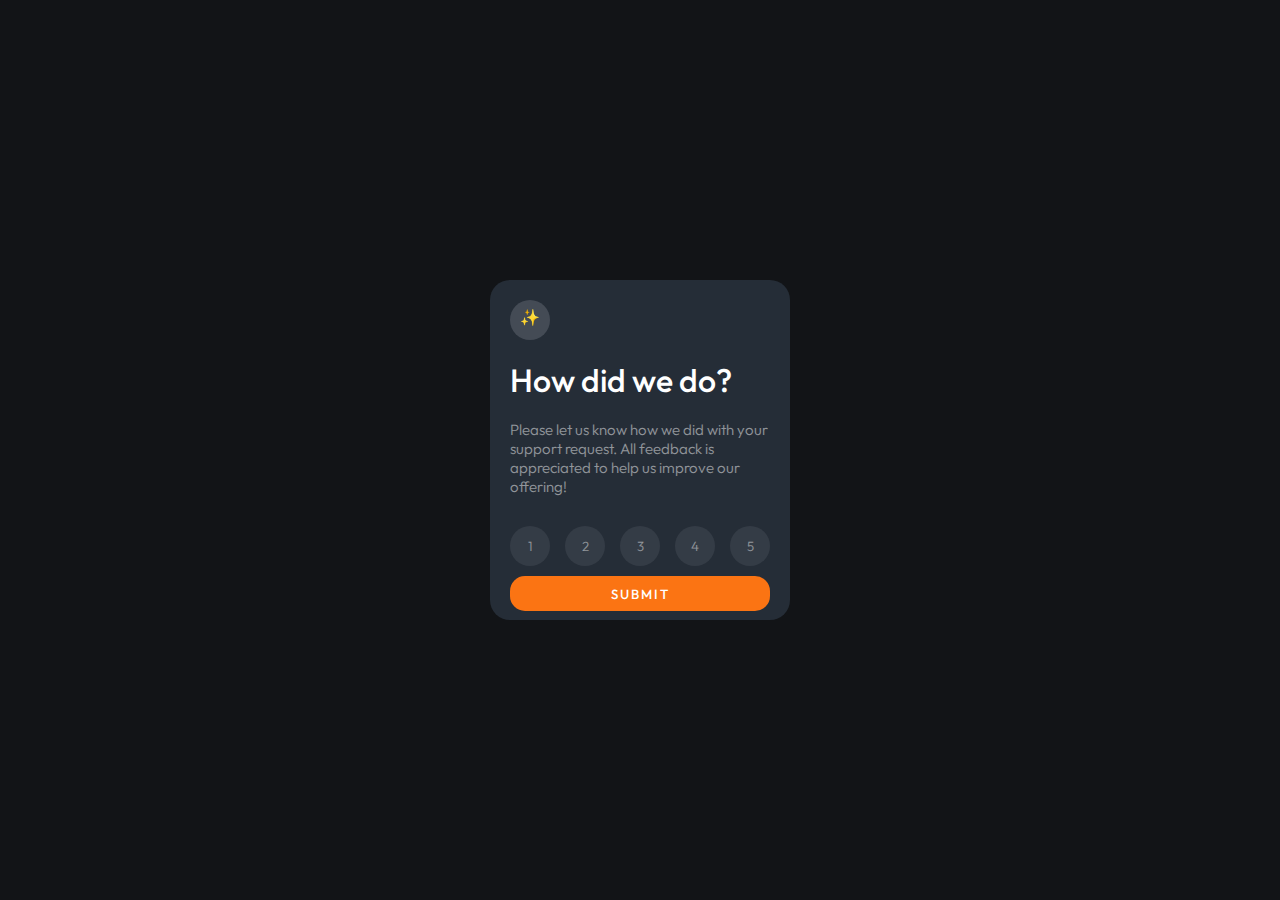
<file: fourteen- DONE/index.html>
<!DOCTYPE html>
<html lang="en">
<head>
  <meta charset="UTF-8">
  <meta name="viewport" content="width=device-width, initial-scale=1.0"> <!-- displays site properly based on user's device -->

  <link rel="icon" type="image/png" sizes="32x32" href="./images/favicon-32x32.png">
  
  <title>Frontend Mentor | Interactive rating component</title>

  <!-- Feel free to remove these styles or customise in your own stylesheet 👍 -->
  <link rel="stylesheet" href="style.css">
</head>
<body>

  <!-- Rating state start -->
  <div class="container">
  <div class="star">✨
  </div>
  <h1>How did we do?</h1>
  <div class="content">
    <p >  Please let us know how we did with your support request. All feedback is appreciated 
      to help us improve our offering!</p>
    <p >  Please let us know how we did with your support request. All feedback is appreciated 
      to help us improve our offering!</p>
    <p >  Please let us know how we did with your support request. All feedback is appreciated 
      to help us improve our offering!</p>
    <p >  Please let us know how we did with your support request. All feedback is appreciated 
      to help us improve our offering!</p>
    <p >  Please let us know how we did with your support request. All feedback is appreciated 
      to help us improve our offering!</p>
  </div>
  <div class="buttons">
    <button data-id="0" >1</button>
    <button data-id="1" >2</button>
    <button data-id="2" >3</button>
    <button data-id="3" >4</button>
    <button data-id="4" >5</button>
  </div>
  <button class="submit">Submit</button>

  <!-- Rating state end -->

  <!-- Thank you state start -->

  <!-- You selected  out of 5

  Thank you!

  We appreciate you taking the time to give a rating. If you ever need more support, 
  don’t hesitate to get in touch! -->
  </div>
  <!-- Thank you state end -->
  <script src="./app.js"></script>
</body>
</html>
</file>
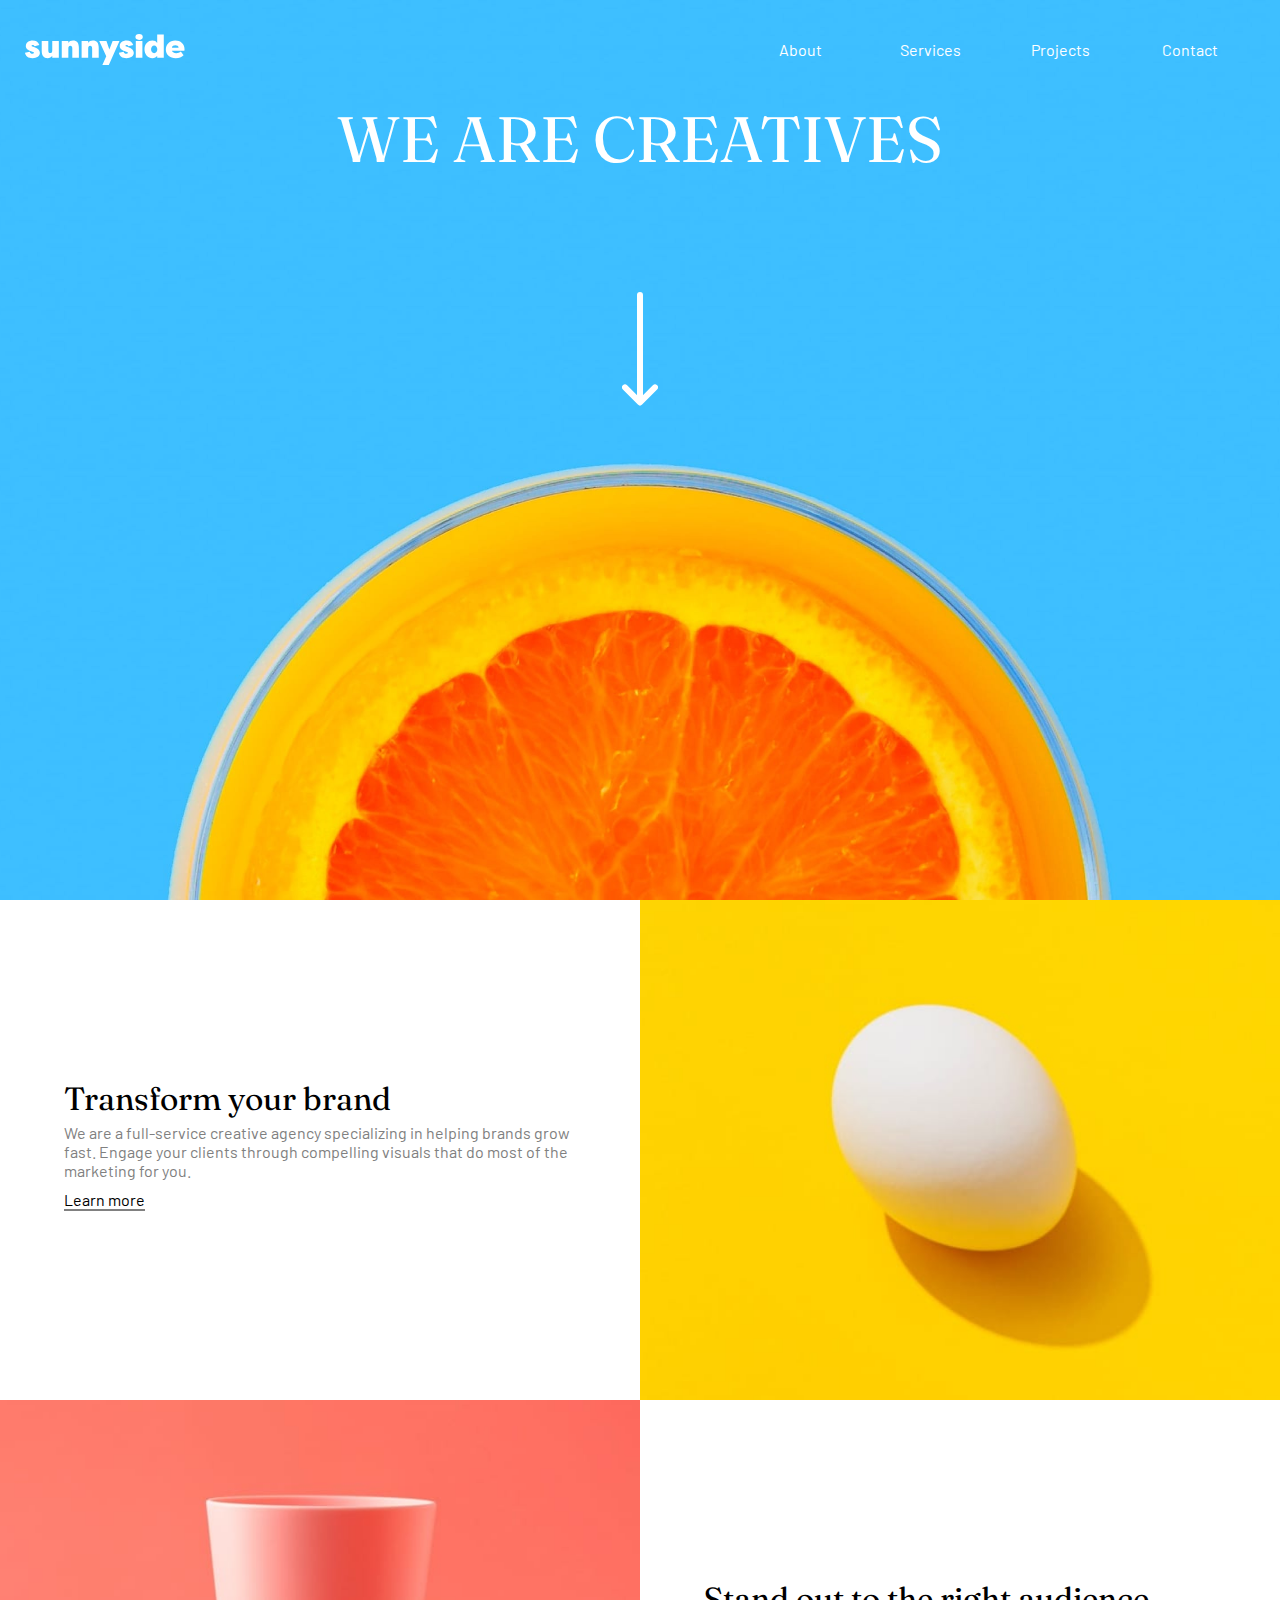
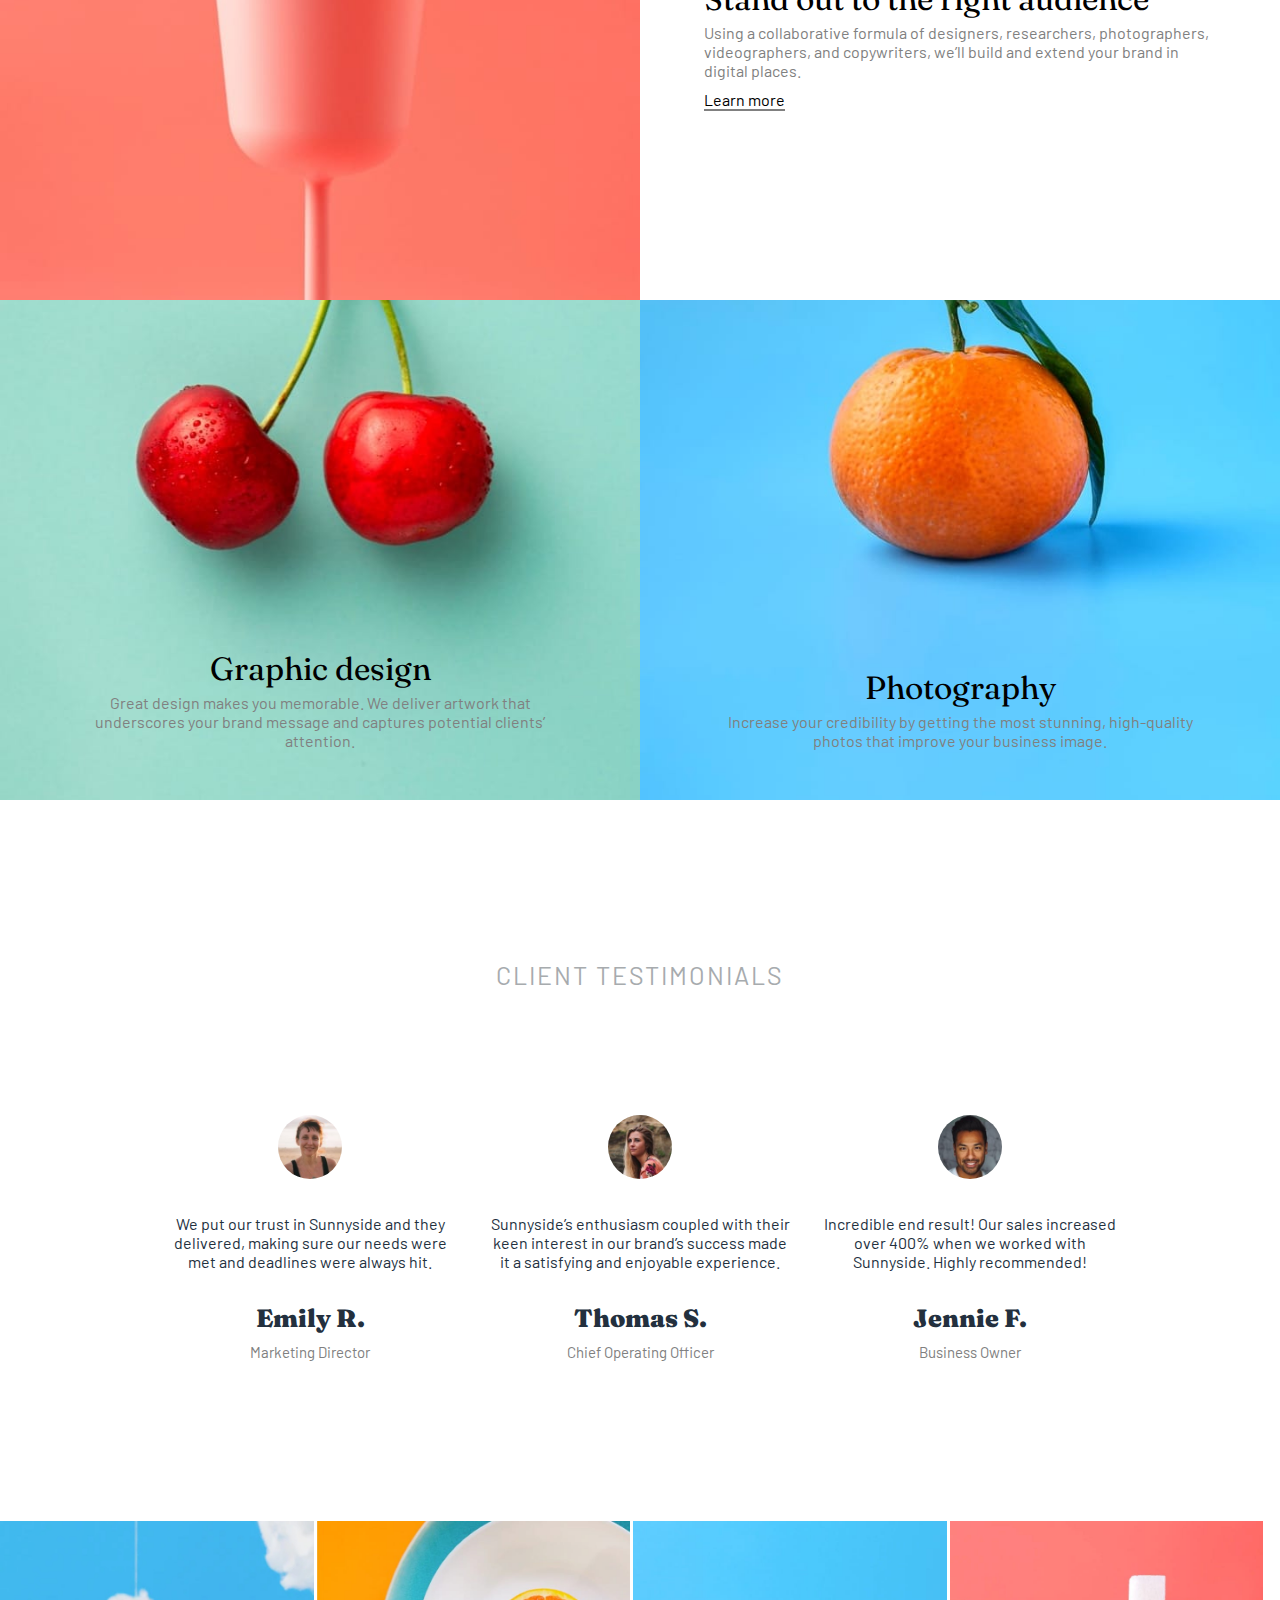
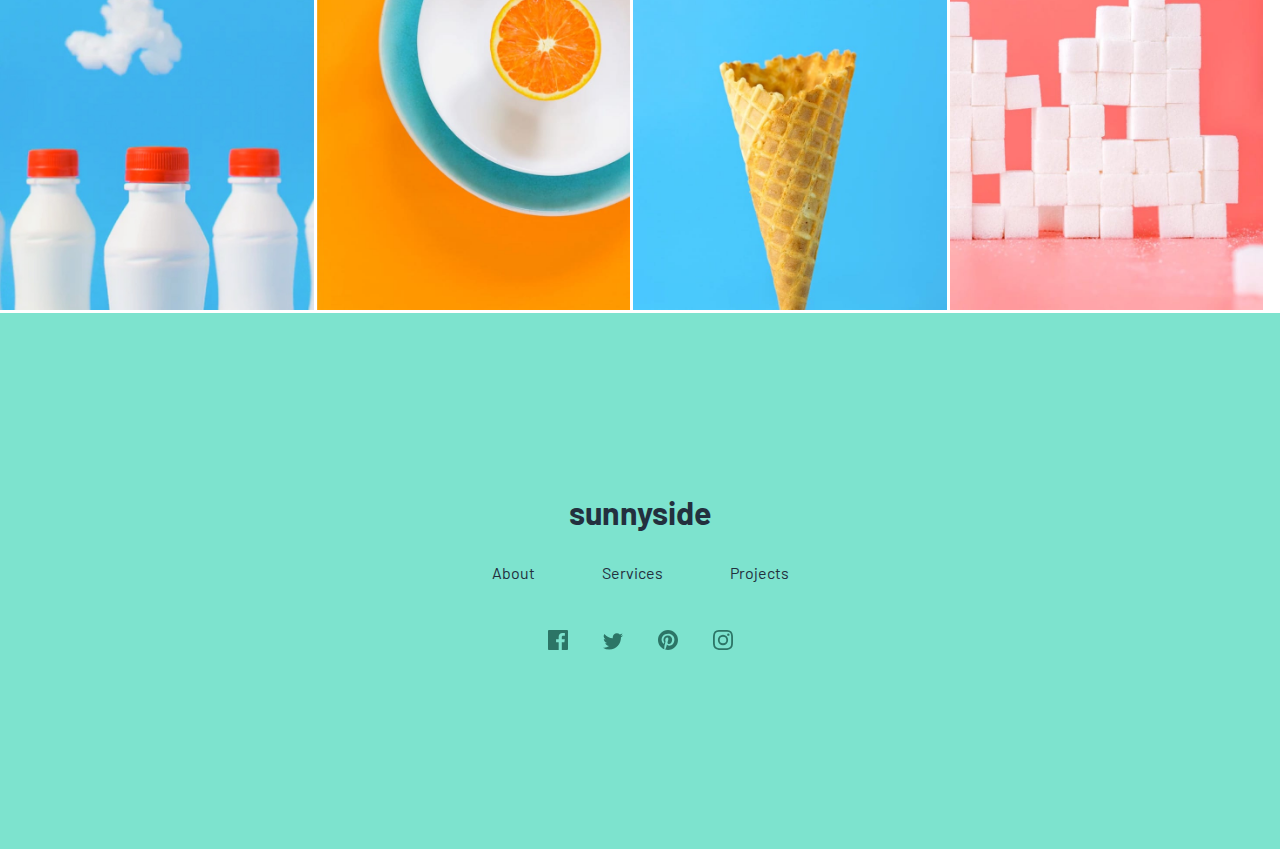
<file: SEVENTH- DONE/index.html>
<!DOCTYPE html>
<html lang="en">
<head>
  <meta charset="UTF-8">
  <meta name="viewport" content="width=device-width, initial-scale=1.0"> <!-- displays site properly based on user's device -->

  <link rel="icon" type="image/png" sizes="32x32" href="./images/favicon-32x32.png">
  <link rel="stylesheet" href="./style.css">
  <title>Frontend Mentor | Sunnyside agency landing page</title>
  <link href="https://cdnjs.cloudflare.com/ajax/libs/font-awesome/5.13.0/css/all.min.css" rel="stylesheet">
  <!-- Feel free to remove these styles or customise in your own stylesheet 👍 -->
  
</head>
<body>
  <div class="heading-img">
    <div class="header">
    <div class="heading-row">
      <img src="./images/logo.svg" alt="" class="company-logo"/>
      <div class="heading-row-elements ">
        <div class="heading-element">About</div>
        <div class="heading-element">Services</div>
        <div class="heading-element">Projects</div>
        <div class="heading-element">Contact</div>
      </div>
      <div class="heading-col-elements" id="m-nav">
        <i class="far fa-times-circle" id="cross"></i>
        <div class="heading-element">About</div>
        <div class="heading-element">Services</div>
        <div class="heading-element">Projects</div>
        <div class="heading-element">Contact</div>
      </div>
      <div class="heading-icon" id="hamburger"><img src="./images/icon-hamburger.svg" alt=""></div>
    </div>
  </div>
    <span class="hero-x">We are creatives</span>
    <img src="./images/icon-arrow-down.svg" alt="" class="arrow">
  </div>
  <!-- HR CONTENT -->
  <div class="hr-body reverse">
    <div class="block">
      <div class="content">
        <div class="content-head">
          Transform your brand
        </div>
        <div class="content-body">
        We are a full-service creative agency specializing in helping brands grow fast. 
        Engage your clients through compelling visuals that do most of the marketing for you.
        </div>
        <div class="content-footer">
          Learn more
        </div>
      </div>
    </div>
    <div class="image-in-block egg"></div>
    </div>
  </div>
  <div class="hr-body">
    <div class="image-in-block glass"></div>
    <div class="block">
      <div class="content">
        <div class="content-head">
          Stand out to the right audience
        </div>
        <div class="content-body">
          Using a collaborative formula of designers, researchers, photographers, videographers, and copywriters, we’ll build and extend your brand in digital places. 
        </div>
        <div class="content-footer">
          Learn more
        </div>
      </div>
    </div>
  </div>
  <div class="hr-body">
    <div class="image-in-block left">
          <div class="content-image">
            <div class="content-head">
              Graphic design
            </div>
            <div class="content-body">
            Great design makes you memorable. We deliver artwork that underscores your brand message and captures potential clients’ attention.
            </div>
          </div>
    </div>
    <div class="image-in-block right">
      <div class="content-image">
        <div class="content-head">
          Photography
        </div>
        <div class="content-body">
          Increase your credibility by getting the most stunning, high-quality photos that improve your business image.
        </div>
    </div>
    </div>
  </div>
  <!-- Testimony CONTENT -->

  <div class="testimony">
    <div class="testimony-head">
      Client testimonials
    </div>
    <div class="testimony-row">
      <div class="col">
        <img class="testimony-img" src="./images/image-jennie.jpg" alt="">
         <div class="testimony-body">
        We put our trust in Sunnyside and they delivered, making sure our needs were met and deadlines were always hit.
        
        </div>    
        <div class="testimony-footer">
        <div class="testimony-f-hero">  Emily R.</div>
        <div class="testimony-f-zero">Marketing Director</div>
        </div>
    </div>
    <div class="col">
      <img class="testimony-img" src="./images/image-emily.jpg" alt="">
       <div class="testimony-body">
      Sunnyside’s enthusiasm coupled with their keen interest in our brand’s success made it a satisfying and enjoyable experience.
      </div>  
      <div class="testimony-footer">
      <div class="testimony-f-hero">  Thomas S.</div>
      <div class="testimony-f-zero">Chief Operating Officer</div>
      </div>
    </div>
    <div class="col">
      <img class="testimony-img" src="./images/image-thomas.jpg" alt="">
      <div class="testimony-body">
      Incredible end result! Our sales increased over 400% when we worked with Sunnyside. Highly recommended!
      </div>
      <div class="testimony-footer">
      <div class="testimony-f-hero">  Jennie F.</div>
      <div class="testimony-f-zero">Business Owner</div>
      </div>
    </div>
    </div>
  </div>  
  <div class="images">
    <img src="./images/desktop/image-gallery-milkbottles.jpg" alt="" class="image-element">
    <img src="./images/desktop/image-gallery-orange.jpg" alt="" class="image-element">
    <img src="./images/desktop/image-gallery-cone.jpg" alt="" class="image-element">
    <img src="./images/desktop/image-gallery-sugarcubes.jpg" alt="" class="image-element">
  </div>
  <div class="footer">
    <div class="footer-hero hero">sunnyside</div> 
    <div class="social">
      <span class="social-text">About</span>
      <span class="social-text">Services</span>
      <span class="social-text">Projects</span>
    </div>  
    <div class="social-icon">
      <img src="./images/icon-facebook.svg" alt="" class="social-img">
      <img src="./images/icon-twitter.svg" alt="" class="social-img">
      <img src="./images/icon-pinterest.svg" alt="" class="social-img">
      <img src="./images/icon-instagram.svg" alt="" class="social-img">
    </div>  
  </div>
<script src="https://ajax.googleapis.com/ajax/libs/jquery/3.5.1/jquery.min.js"></script>
<script type="text/javascript" src="app.js"></script>
</body>
</html>
</file>
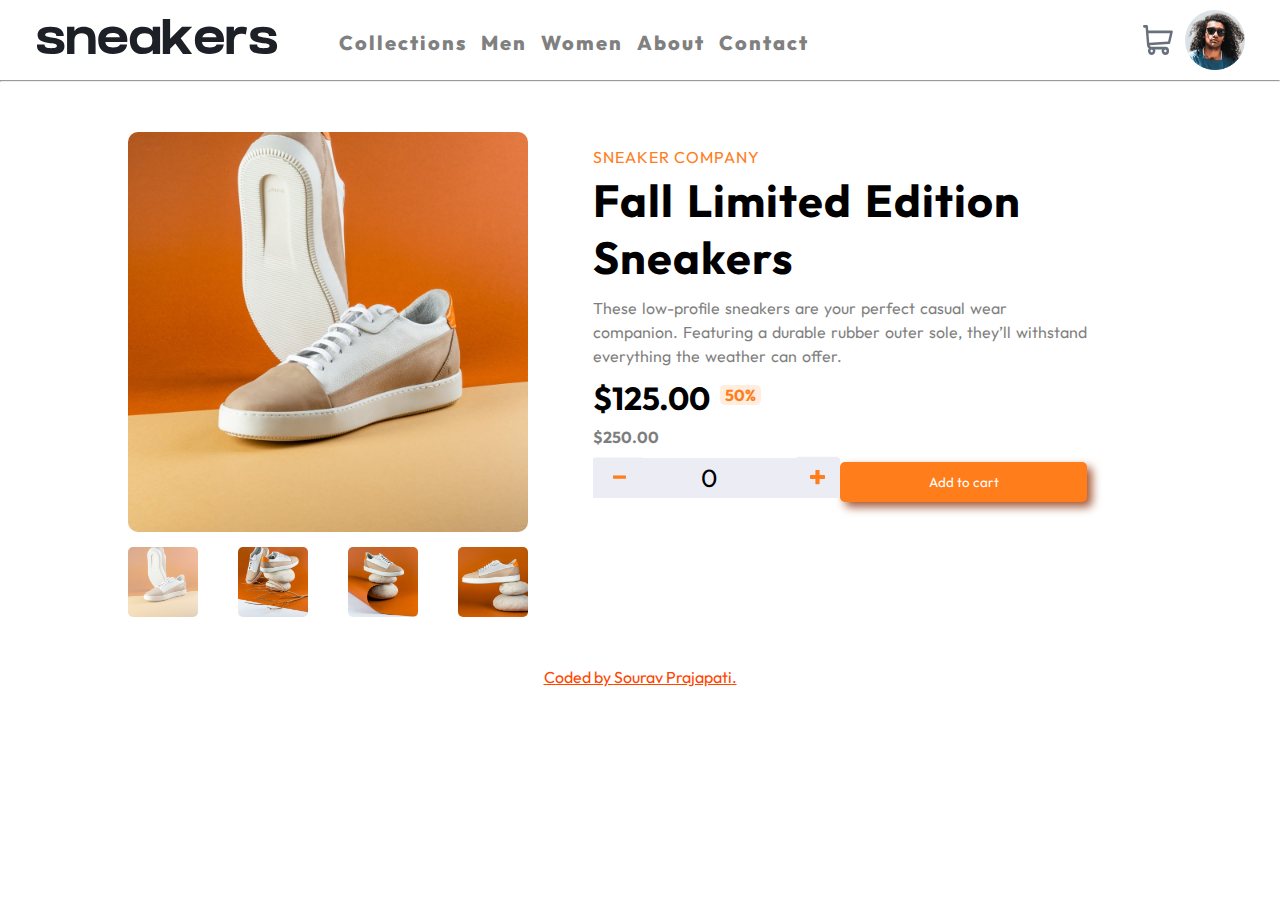
<file: Tenth/index.html>
<!DOCTYPE html>
<html lang="en">
<head>
  <meta charset="UTF-8">
  <meta name="viewport" content="width=device-width, initial-scale=1.0"> <!-- displays site properly based on user's device -->

  <link rel="icon" type="image/png" sizes="32x32" href="./images/favicon-32x32.png">
  
  <title>Frontend Mentor | E-commerce product page</title>

  <!-- Feel free to remove these styles or customise in your own stylesheet 👍 -->
  <link rel="stylesheet" href="https://pro.fontawesome.com/releases/v5.10.0/css/all.css">
  <link rel="stylesheet" href="./style.css">
</head>
<body>
  <nav>
    <div class="hambergur">
      <i class="fas fa-bars"></i>
      <img src="./images/logo.svg" alt="" >
    </div>
    <div class="nav-links">
      <img src="images/icon-close.svg" alt="close-nav" class="close-nav" srcset="">
      <div class="items"><span>Collections</span></div>
      <div class="items"><span>Men</span></div>
      <div class="items"><span>Women</span></div>
      <div class="items"><span>About</span></div>
      <div class="items"><span>Contact</span></div>
    </div>  
    <div class="nav-icons">
      <img src="images/icon-cart.svg" alt="cart-icon"  srcset="">
      <img src="images/image-avatar.png" alt="image-icon" class="image-avatar" srcset="">
    </div>
  </nav>
  <hr>
  <div class="wrapper">
  <section class="gallery">
    <img  class="carousel-active" src="./images/image-product-1.jpg" alt="">
    <div class="carousel">
      <img  class="carousel-item active-Elements" src="./images/image-product-1.jpg" alt="">
      <img  class="carousel-item" src="./images/image-product-2.jpg" alt="">
      <img  class="carousel-item" src="./images/image-product-3.jpg" alt="">
      <img  class="carousel-item" src="./images/image-product-4.jpg" alt="">
    </div>
    <img  class="arrow-right" src="./images/icon-next.svg" alt="">
    <img  class="arrow-left" src="./images/icon-previous.svg" alt="">
  </section>
  <div class="container">
    <p class="sub-title">Sneaker Company</p>
    <h2 class="item-heading">Fall Limited Edition Sneakers</h2>
    <p class="item-desc">
    These low-profile sneakers are your perfect casual wear companion. Featuring a 
    durable rubber outer sole, they’ll withstand everything the weather can offer.
    </p>
    <div class="price">
      <div class="price-left">
        <h1>$125.00</h1>
        <h4>50%</h4>
      </div>
      <h4>$250.00</h4>
    </div>
    <div class="quantity">
      <img src="./images/icon-plus.svg" class="increment">
      <input type="number" id="quantity-data"value="0" min="1" max="99999999">
      <img src="./images/icon-minus.svg" class="decrement" >
    </div><!--
    --><button class="addCart">Add to cart</button>
  </div>
  </div>
  <div class="attribution">
    Coded by <a href="https://github.com/sourav0v0" target="_blank">Sourav Prajapati</a>.
  </div>
</body>
<script src="./action.js"></script>
</html>
</file>
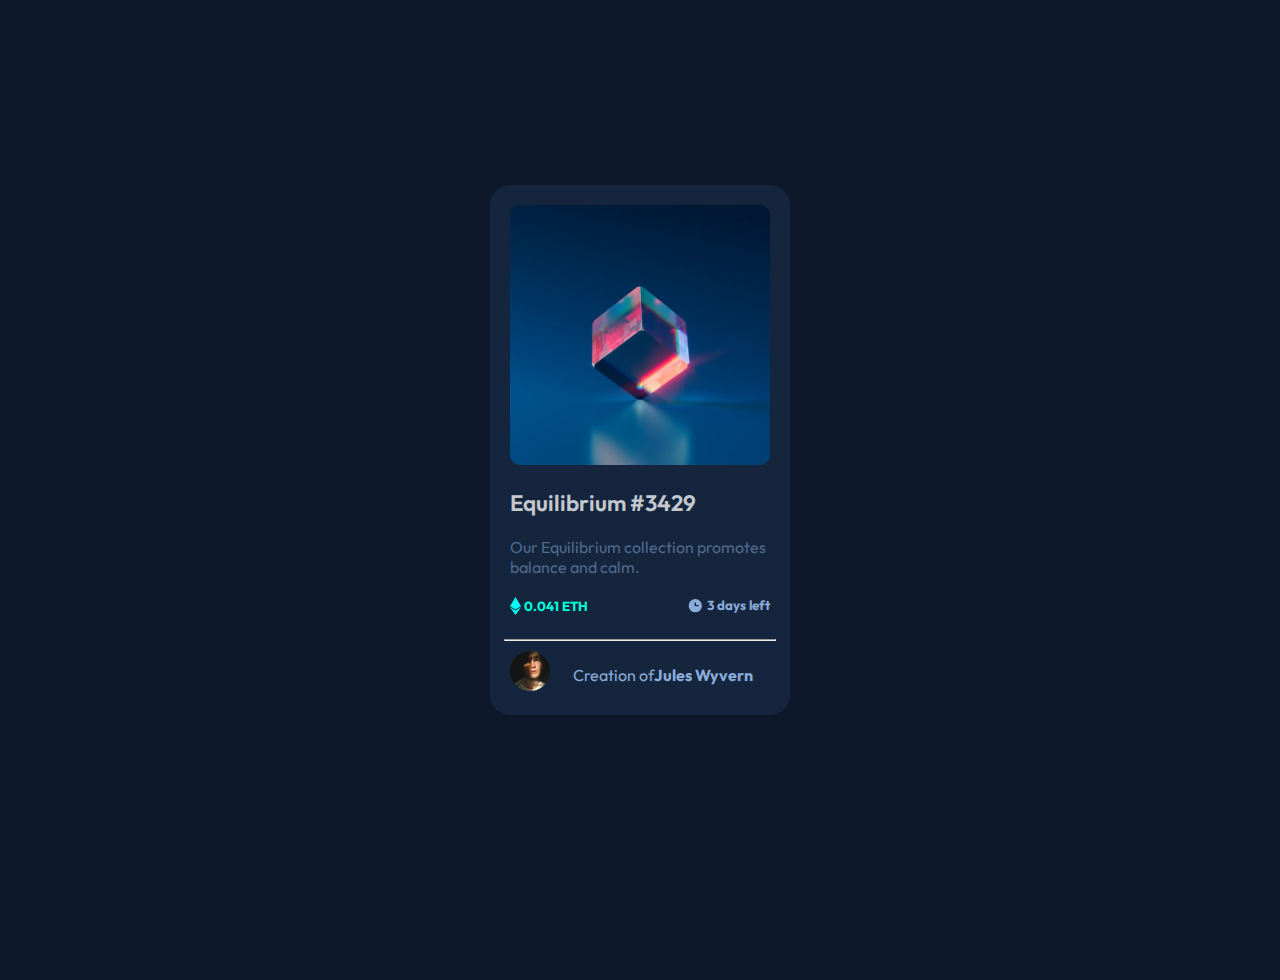
<file: Eight -DONE/nft-preview-card-component-main/index.html>
<!DOCTYPE html>
<html lang="en">
<head>
  <meta charset="UTF-8">
  <meta name="viewport" content="width=device-width, initial-scale=1.0"> <!-- displays site properly based on user's device -->

  <link rel="icon" type="image/png" sizes="32x32" href="./images/icon-ethereum.svg">

  <title>Equilibrium</title>

  <!-- Feel free to remove these styles or customise in your own stylesheet 👍 -->
  <link rel="stylesheet" href="./style.css">
</head>
<body>
  <!-- phele mobile kare or desktop ? -->
  <div class="cart">
    <div class="image">
      <img src="./images/image-equilibrium.jpg" alt="" class="main-image">
      <div class="hover-image-container" id="hover-image"></div>
    </div>
    <h2>Equilibrium #3429</h2>
    <p>Our Equilibrium collection promotes balance and calm.</p>
    <div class="span">
      <div class="left">
        <!-- <div class="icon-eth"></div> -->
        <img src="./images/icon-ethereum.svg" alt="">
        <h5> 0.041 ETH</h5>
      </div>
      <div class="right">
        <!-- <div class="icon-clock"></div> -->
        <img src="./images/icon-clock.svg" alt="">
        <h5>3 days left</h5>
      </div>
    </div>
    <hr>
    <div class="cart-footer">
      <img src="./images/image-avatar.png" alt="" class="avatar">
      <span>Creation of<b>Jules Wyvern</b></span>
    </div>
  </div>
</body>
</html>
</file>
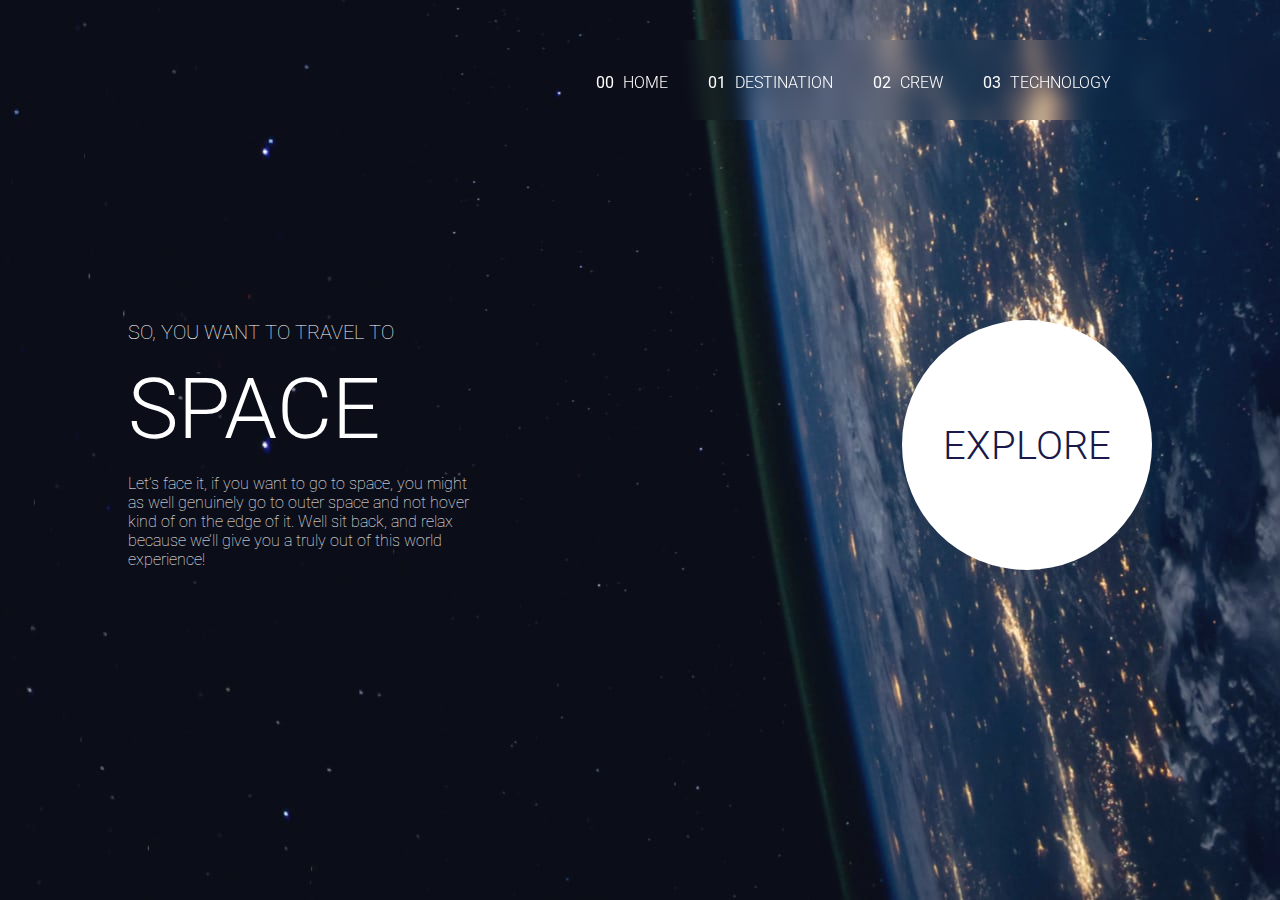
<file: Eleventh - Working/starter-code/index.html>
<!DOCTYPE html>
<html lang="en">
<head>
  <meta charset="UTF-8">
  <meta name="viewport" content="width=device-width, initial-scale=1.0">

  <link rel="icon" type="image/png" sizes="32x32" href="./assets/favicon-32x32.png">
  
  <title>Frontend Mentor | Space tourism website</title>
  <link rel="stylesheet" href="./style.css">
</head>
<body>
  <div class="logo"></div>
  <div class="navigation">
    <div class="icon" data-lable="open">
      
      <img src="./assets/hamburger-svg.svg" alt="menu" srcset="">
    </div>
    <nav>
      <span><a href="./index.html"><b>00</b> Home </a></span>
      <span><a href="./destination-mars.html"><b>01</b> Destination</a></span>
      <span><a href=""><b>02</b> Crew</a></span>
      <span><a href=""><b>03</b> Technology</a></span>
    </nav>
  </div>
  <section>
    <div class="left">
    <h3>So, you want to travel to</h3>
    <h1>Space</h1>
    <p> Let’s face it, if you want to go to space, you might as well genuinely go to 
    outer space and not hover kind of on the edge of it. Well sit back, and relax 
    because we’ll give you a truly out of this world experience!
    </p>
    </div>
      <div class="explore">
        <div class="data">
          Explore
        </div>
      </div>
  </section>
  <script src="./app.js"></script>
</body>
</html>
</file>
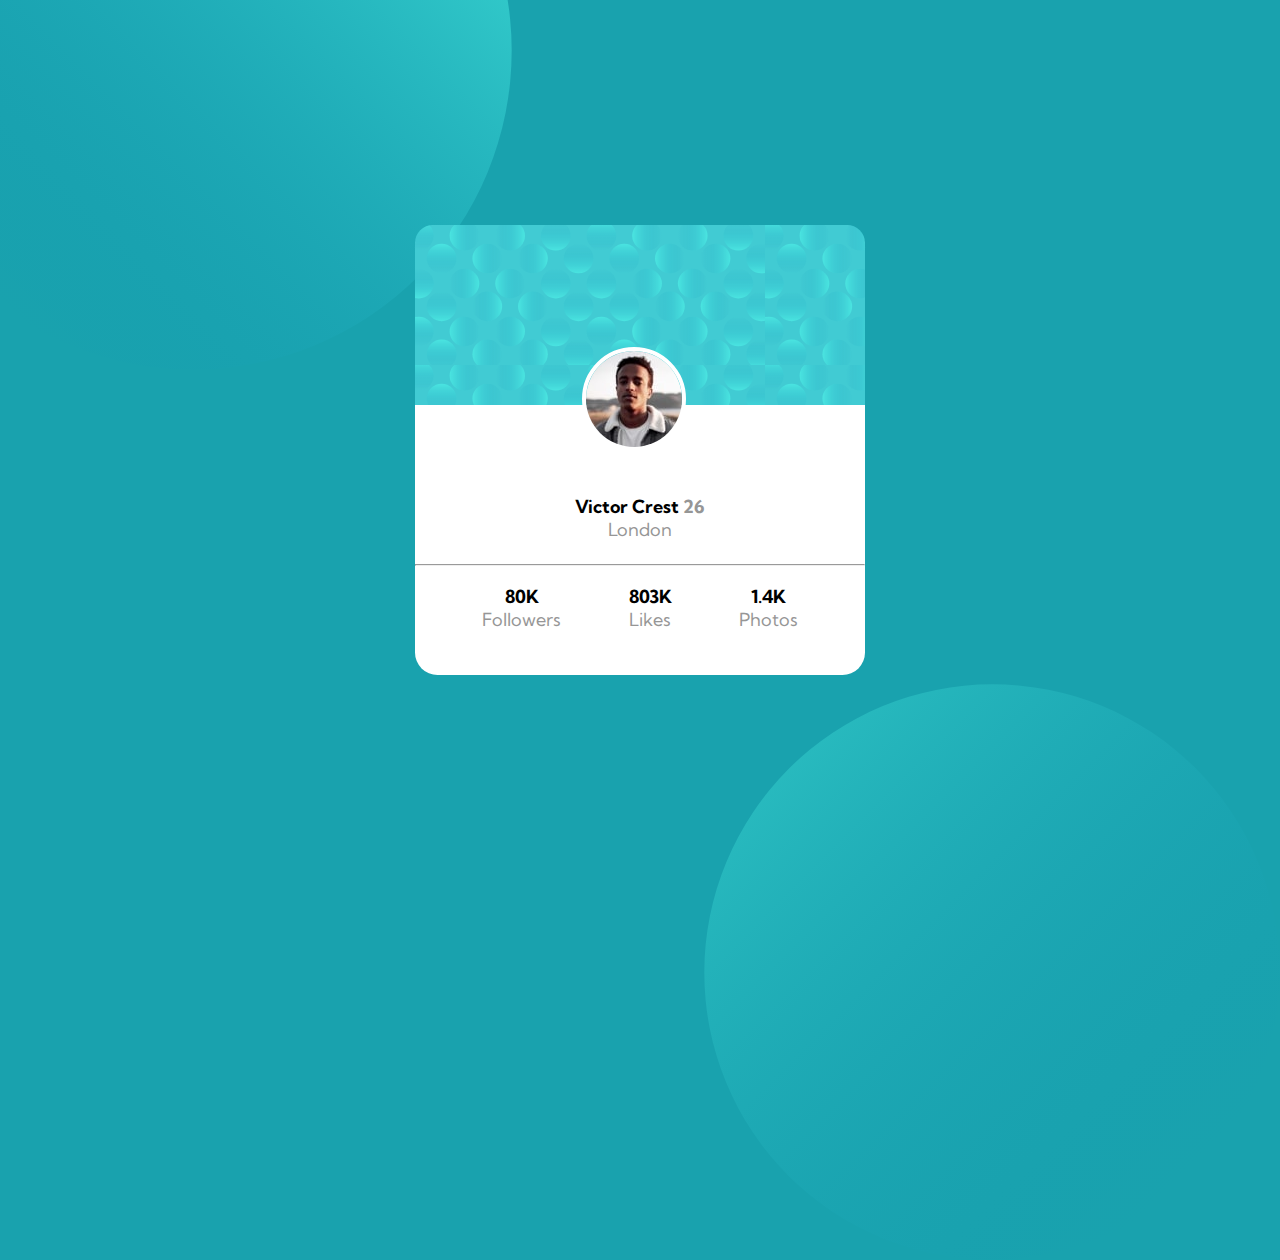
<file: Fifth -DONE/profile-card-component-main/index.html>
<!DOCTYPE html>
<html lang="en">
<head>
  <meta charset="UTF-8">
  <meta name="viewport" content="width=device-width, initial-scale=1.0"> <!-- displays site properly based on user's device -->

  <link rel="icon" type="image/png" sizes="32x32" href="./images/favicon-32x32.png">
  
  <title>Frontend Mentor | Profile card component</title>

  <!-- Feel free to remove these styles or customise in your own stylesheet 👍 -->
 <link rel="stylesheet" href="./style.css">
</head>
<body>
  <img src="./images/bg-pattern-top.svg" class="top-left">
  <img src="./images/bg-pattern-bottom.svg" class="top-right">
  <div class="cart">
  <div class="cart-top"></div>
  <div class="cart-body">
    <img src="./images/image-victor.jpg" alt="" class="img-icon">
       <div class="body-desc">
       <div class="desc-item bold">
       <strong>Victor Crest <span>26</span></strong>
       </div>
       <span>
        London
      </span>
      </div>
    <hr>
    <div class="details">
      <div class="items">
        <strong class="heading">80K</strong>
        <span>Followers</span>
      </div>
      <div class="items">
        <strong class="heading">803K</strong>
        <span>Likes</span>
      </div>
      <div class="items">
        <strong class="heading">1.4K</strong>
      <span> Photos</span>
      </div>
      </div>
  </div>
  </div>
</body>
</html>
</file>
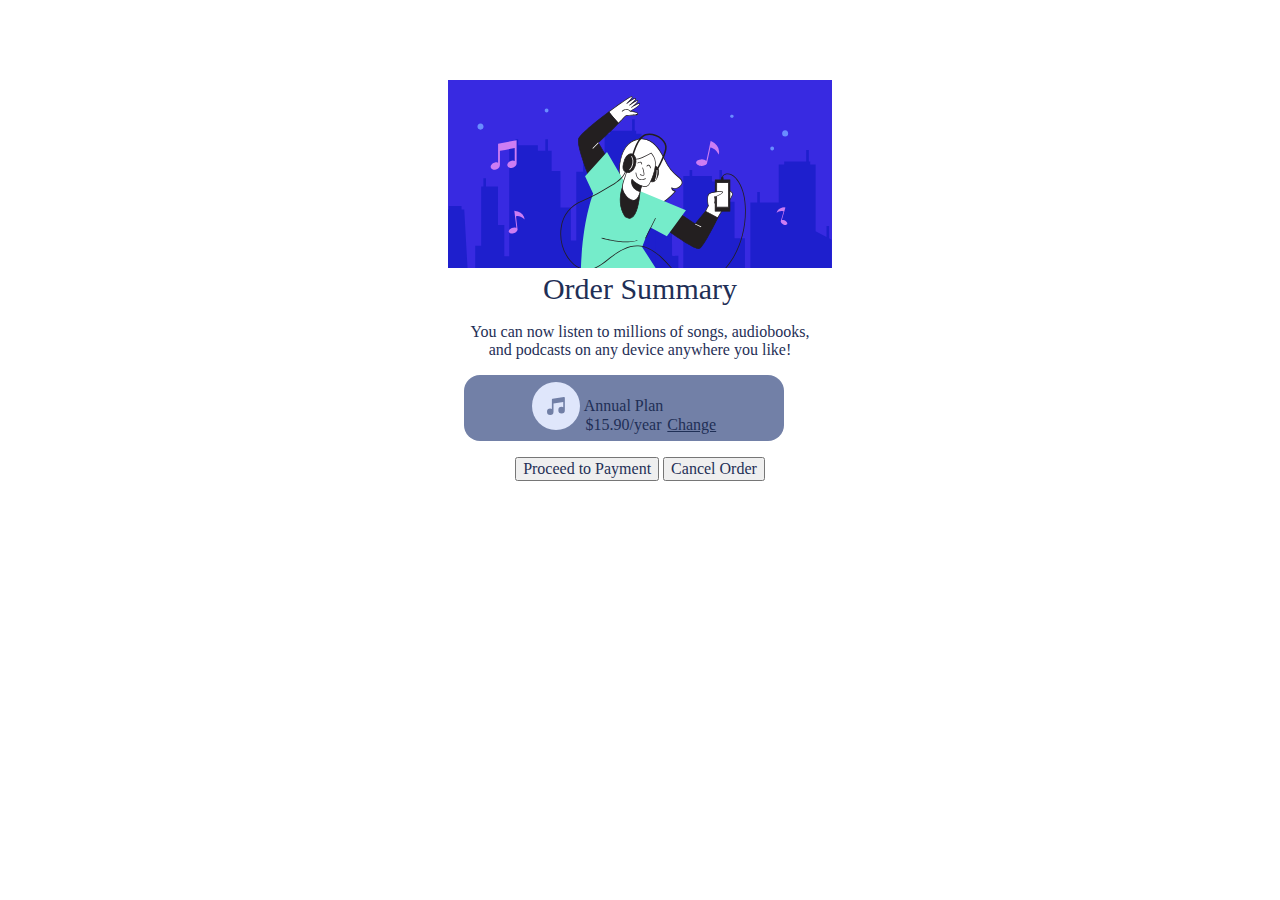
<file: First/order-summary-component-main/index.html>
<!DOCTYPE html>
<html lang="en">

<head>
  <meta charset="UTF-8">
  <meta name="viewport" content="width=device-width, initial-scale=1.0">
  <!-- displays site properly based on user's device -->

  <link rel="icon" type="image/png" sizes="32x32" href="./images/favicon-32x32.png">
  <link rel="stylesheet" href="./style.css">
  <title>Frontend Mentor | Order summary card</title>

</head>

<body>
  <div class="container">
    <img src="./images/illustration-hero.svg" alt="" class="main-img">
    <div class="container-body">
    <div class="head">
      Order Summary
    </div>
    <div class="body">
      <p>
        You can now listen to millions of songs, audiobooks, and podcasts on any
        device anywhere you like!
      </p>
    </div>
    <div class="plan">
      <img src="./images/icon-music.svg" alt="" class="plan-image">
      <div class="plan-desc">
        <div class="plan-name ">
          Annual Plan</br>
          $15.90/year
        </div>
        
      </div>
      <a href="#" class="plan-action">
        Change
      </a>
    </div>
    <button class="btn active">Proceed to Payment</button>    
    <button class="btn">Cancel Order</button>
  </div>
  </div>
  
</body>

</html>
</file>
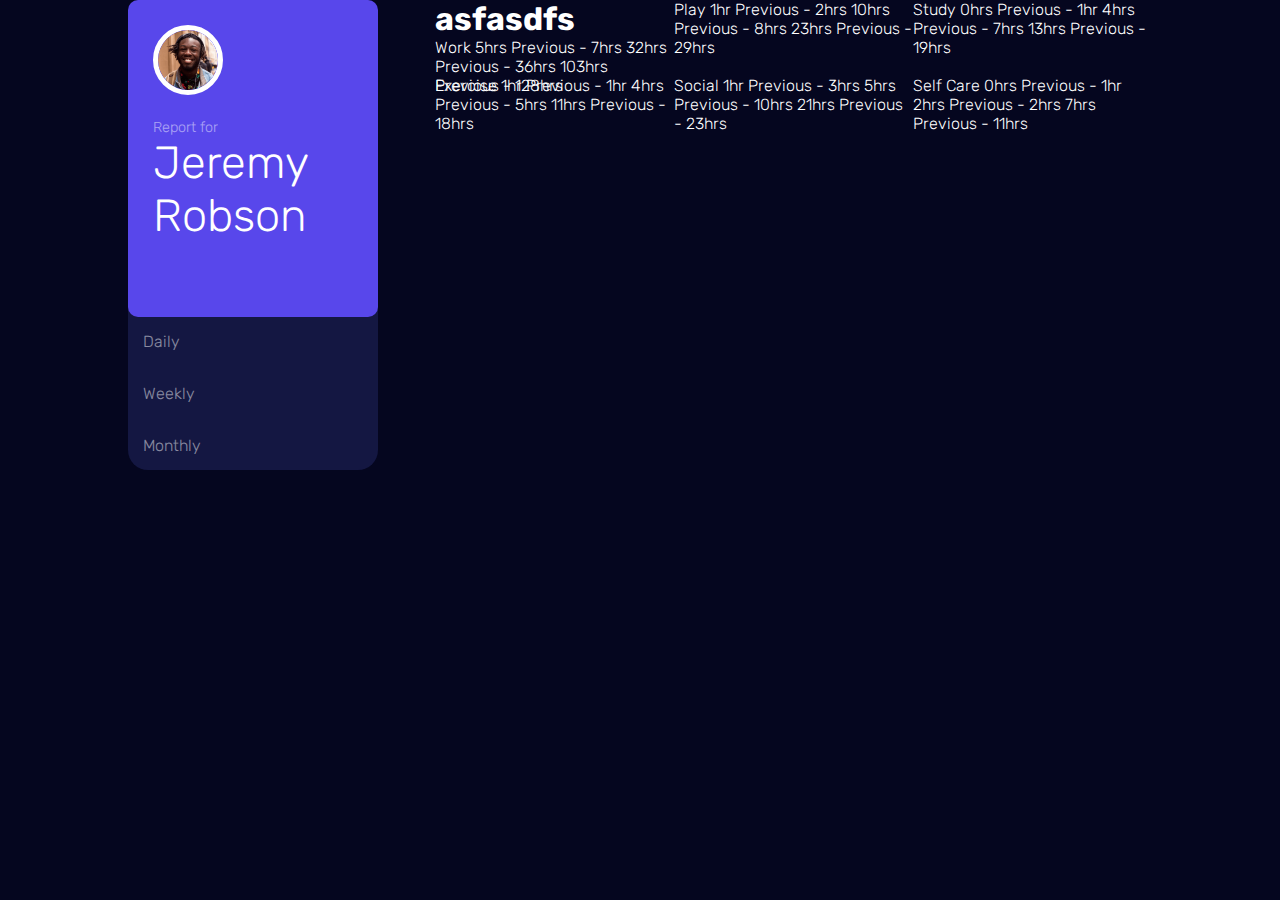
<file: Fourth/time-tracking-dashboard-main/index.html>
<!DOCTYPE html>
<html lang="en">
<head>
  <meta charset="UTF-8">
  <meta name="viewport" content="width=device-width, initial-scale=1.0"> <!-- displays site properly based on user's device -->
  <link rel="stylesheet" href="./style.css">
  <link rel="icon" type="image/png" sizes="32x32" href="./images/favicon-32x32.png">
  
  <title>Frontend Mentor | Time tracking dashboard</title>

  <!-- Feel free to remove these styles or customise in your own stylesheet 👍 -->
  <style>
    .attribution { font-size: 11px; text-align: center; }
    .attribution a { color: hsl(228, 45%, 44%); }
  </style>
</head>
<body>
<div class="container">
  
    
    <div class="left-item">
      <div class="profile">
        <div class="profile-desc">
          <img src="./images/image-jeremy.png" alt="" class="jeremy-image">
          <p class="small-text"> Report for </p>
          <p class="hero-text"> Jeremy Robson </p>
        </div>
        <div class="nav-link">
          <a href="#" class="profile-nav-links">Daily </a>
          <a href="#" class="profile-nav-links">Weekly</a>
          <a href="#" class="profile-nav-links">Monthly</a>
        </div>
      </div>
     
    </div>
    <div class="right-item">
      <div class="h-container">
        <div class="h-item">
          <div class="div">
            <h1>asfasdfs</h1>
            Work
            5hrs <!-- daily -->
            Previous - 7hrs <!-- daily -->
            32hrs <!-- weekly -->
            Previous - 36hrs <!-- weekly -->
            103hrs <!-- monthly -->
            Previous - 128hrs <!-- monthly -->
          </div>
        </div>
        <div class="h-item">
        Play
        1hr <!-- daily -->
        Previous - 2hrs <!-- daily -->
        10hrs <!-- weekly -->
        Previous - 8hrs <!-- weekly -->
        23hrs <!-- monthly -->
        Previous - 29hrs <!-- monthly -->
        </div>
        <div class="h-item">
        Study
        0hrs <!-- daily -->
        Previous - 1hr <!-- daily -->
        4hrs <!-- weekly -->
        Previous - 7hrs <!-- weekly -->
        13hrs <!-- monthly -->
        Previous - 19hrs <!-- monthly -->
        </div>  
        <div class="h-item">
          Exercise
          1hr <!-- daily -->
          Previous - 1hr <!-- daily -->
          4hrs <!-- weekly -->
          Previous - 5hrs <!-- weekly -->
          11hrs <!-- monthly -->
          Previous - 18hrs <!-- monthly -->
        </div>
        <div class="h-item">
        Social
        1hr <!-- daily -->
        Previous - 3hrs <!-- daily -->
        5hrs <!-- weekly -->
        Previous - 10hrs <!-- weekly -->
        21hrs <!-- monthly -->
        Previous - 23hrs <!-- monthly -->
        </div>    
        <div class="h-item">
        Self Care
        0hrs <!-- daily -->
        Previous - 1hr <!-- daily -->
        2hrs <!-- weekly -->
        Previous - 2hrs <!-- weekly -->
        7hrs <!-- monthly -->
        Previous - 11hrs <!-- monthly -->
        </div>
    </div> <!-- Left-Container -->
    </div>
    
  
</body>
</html>
</file>
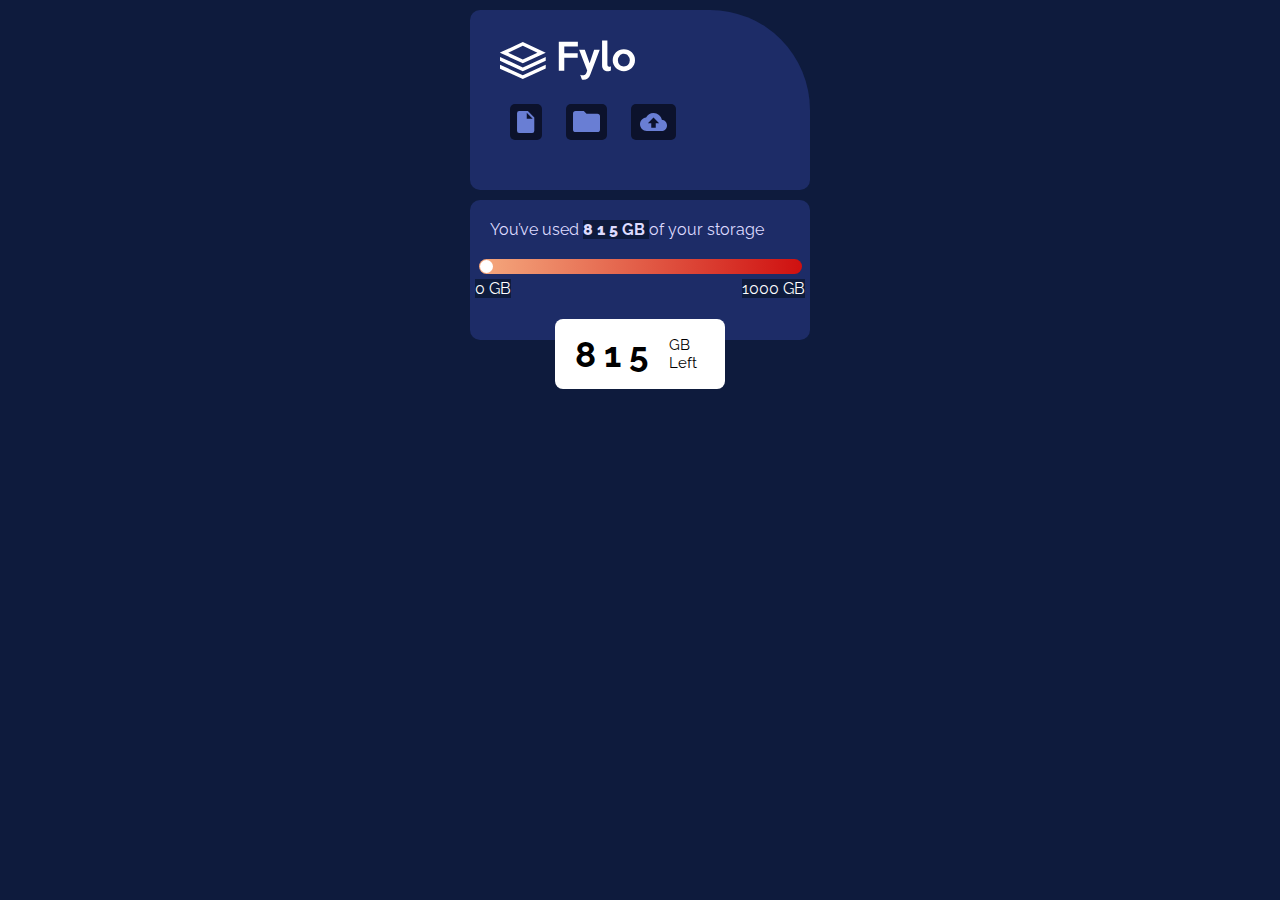
<file: Ninth - Working/fylo-data-storage-component-master/index.html>
<!DOCTYPE html>
<html lang="en">
<head>
  <meta charset="UTF-8">
  <meta name="viewport" content="width=device-width, initial-scale=1.0"> <!-- displays site properly based on user's device -->

  <link rel="icon" type="image/png" sizes="32x32" href="./images/favicon-32x32.png">
  
  <title>Frontend Mentor | Fylo data storage component</title>
  <link rel="stylesheet" href="./style.css">
  <!-- Feel free to remove these styles or customise in your own stylesheet 👍 -->
  
</head>
<body>
  <div class="top">
    <div class="container">
      <div class="top-logo"><img src="./images/logo.svg" ></div>
      <ul>
        <img src="./images/icon-document.svg"class="icon-top-1"  alt="">
        <img src="./images/icon-folder.svg"class="icon-top-2" alt="">
        <img src="./images/icon-upload.svg"class="icon-top-3" alt="">
       </ul>
    </div>  
  </div>
  <div class="bottom">
    <p>You’ve used 
      <b>
        <span class="a8">8</span>
        <span class="a1">1</span>
        <span class="a5">5</span>
        GB
      </b> 
      of your storage
    </p>
    <div class="progress-cart">
      <div class="progress-bar"><div class="progress-icon" id="progress-icon"></div></div>
      <div class="left-data">0 GB</div>
      <div class="right-data">1000 GB</div>
    </div>
    <div class="footer">  
      <div class="number">
        <h3 class="a8">8</h3>
        <h3 class="a1">1</h3>
        <h3 class="a5">5</h3>
      </div>
      <span class="text"> GB Left</span>
    </div>
  </div>
  <script src="./app.js"></script>
</body>
</html>
</file>
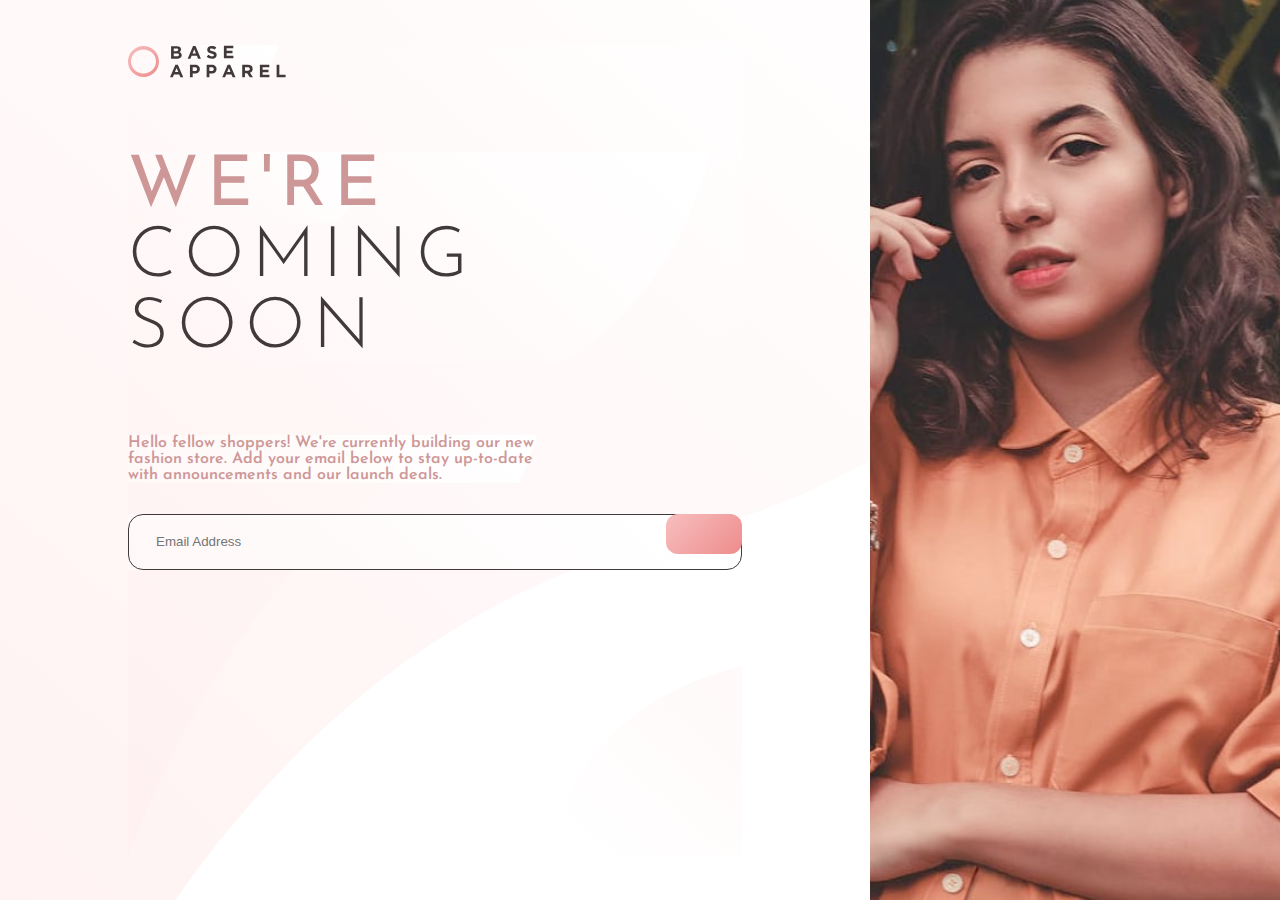
<file: Second -DONE/base-apparel-coming-soon-master/index.html>
<!DOCTYPE html>
<html lang="en">
<head>
  <meta charset="UTF-8">
  <meta name="viewport" content="width=device-width, initial-scale=1.0"> <!-- displays site properly based on user's device -->

  <link rel="icon" type="image/png" sizes="32x32" href="./images/favicon-32x32.png">
  
  <title>Frontend Mentor | Base Apparel coming soon page</title>
  <link rel="stylesheet" href="./style.css">
  <!-- Feel free to remove these styles or customise in your own stylesheet 👍 -->
 
</head>
<body>
  <div class="container">
    <div class="left">
        <img src="./images/logo.svg" alt="logo" class="logo">
        <div class="heading">
          <strong>We're</strong><br> coming <br>  soon
        </div>
        <p class="description">
        Hello fellow shoppers! We're currently building our new fashion store. 
        Add your email below to stay up-to-date with announcements and our launch deals.
        </p>
        <div class="sender">
          <input type="text" placeholder="Email Address" id="email">
          <button>
            
          </button>  
        </input>
        </div>
    </div>
    <div class="right">
      
    </div>
  </div>
</body>
</html>
</file>
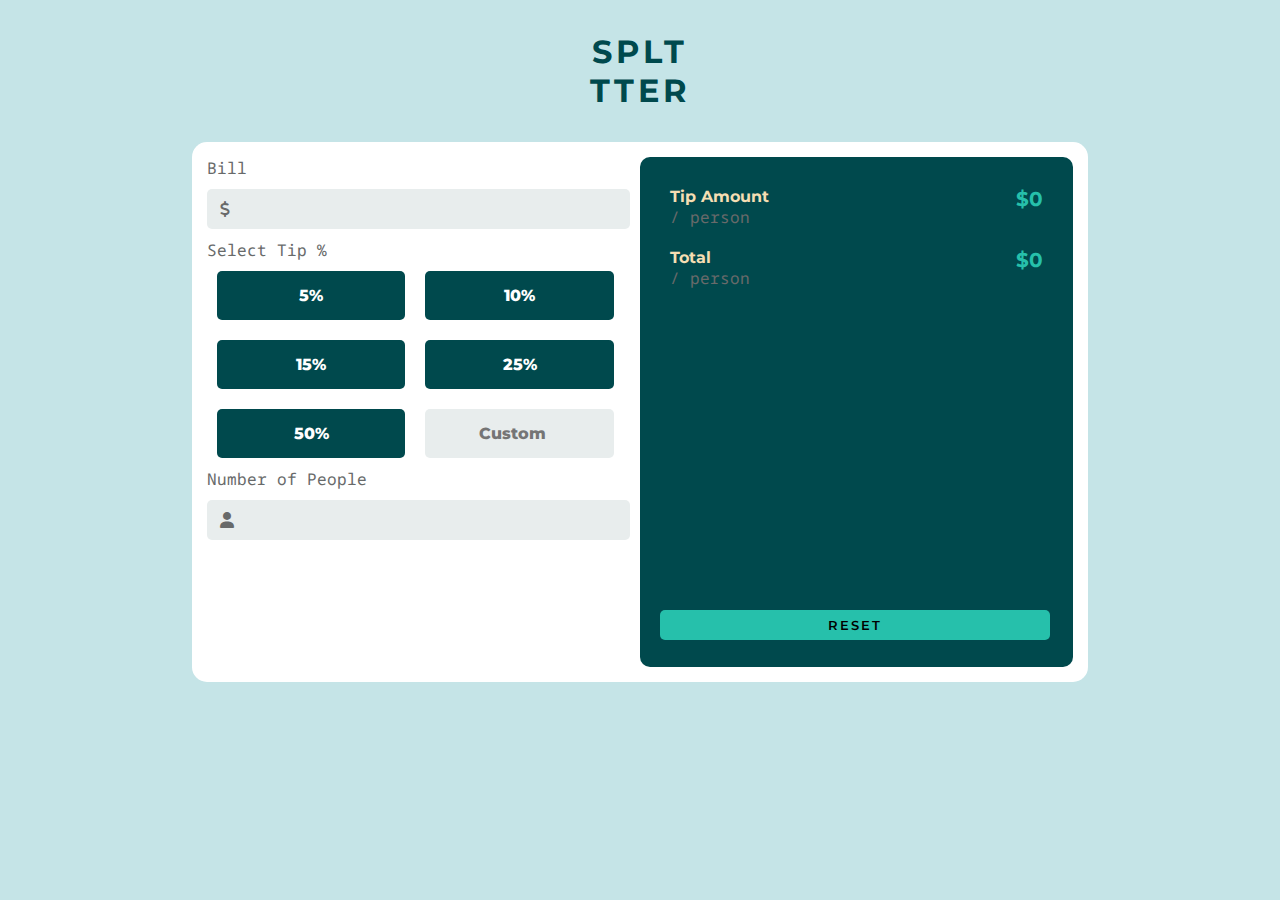
<file: Sixth/tip-calculator-app-main/index.html>
<!DOCTYPE html>
<html lang="en">
<head>
  <meta charset="UTF-8">
  <meta name="viewport" content="width=device-width, initial-scale=1.0"> <!-- displays site properly based on user's device -->
  <link rel="stylesheet" href="https://cdnjs.cloudflare.com/ajax/libs/font-awesome/6.0.0-beta2/css/all.min.css">
  <link rel="icon" type="image/png" sizes="32x32" href="./images/favicon-32x32.png">
  <link rel="stylesheet" href="./style.css">
  <title>Frontend Mentor | Tip calculator app</title>
</head>
<body>
  <div class="main-heading">
  <h1>SPLT</h1>
  <h1>TTER</h1>
  </div>
  <div class="cart">
  <div class="cart-item">
  <p> Bill</p>
  <div class="input-box">
    <i class="fa fa-usd" aria-hidden="true"></i>
  <input type="number" id='price' class="input-full"/>
  </div>
  <p>Select Tip % </p>
  <div class="price-list">
    <div class="price-item" onclick="preGen(this)" value="5">
    5%
    </div><div class="price-item" onclick="preGen(this)" value="10">
    10%
    </div><div class="price-item" onclick='preGen(this)' value="15">
    15%
    </div><div class="price-item" onclick='preGen(this)' value="25">
    25%
  </div><div class="price-item" onclick='preGen(this)' value="50">
    50%
  </div><!--
    --><div class="price-item custom" value="0">
      <input type="number" id='custom' placeholder="Custom" >
  </div>      
  </div>
  <p>Number of People</p>
  <div class="input-box">
    <i class="fa fa-user" aria-hidden="true"></i>
    <input type="number" id='people'  class="input-full">
  </div>
  </div>
  <div class="cart-item">
  <div class="gen-cart">
    <div class="gen-item">
      <div class="item-desc">
      <h4>Tip Amount</h4>
      <p>/ person</p>
      </div>
      <div class="item-price">
        <span id="tip"> $0</span>
      </div>
    </div>
    <div class="gen-item">
      <div class="item-desc">
      <h4>Total</h4>
      <p>/ person</p>
      </div>
      <div class="item-price">
        <span id="total"> $0</span>
      </div>
    </div>
  <button class="reset"  id="reset">Reset</button>
  </div>
  </div>  
  </div>
  <script src="./app.js"></script>
</body>
</html>
</file>
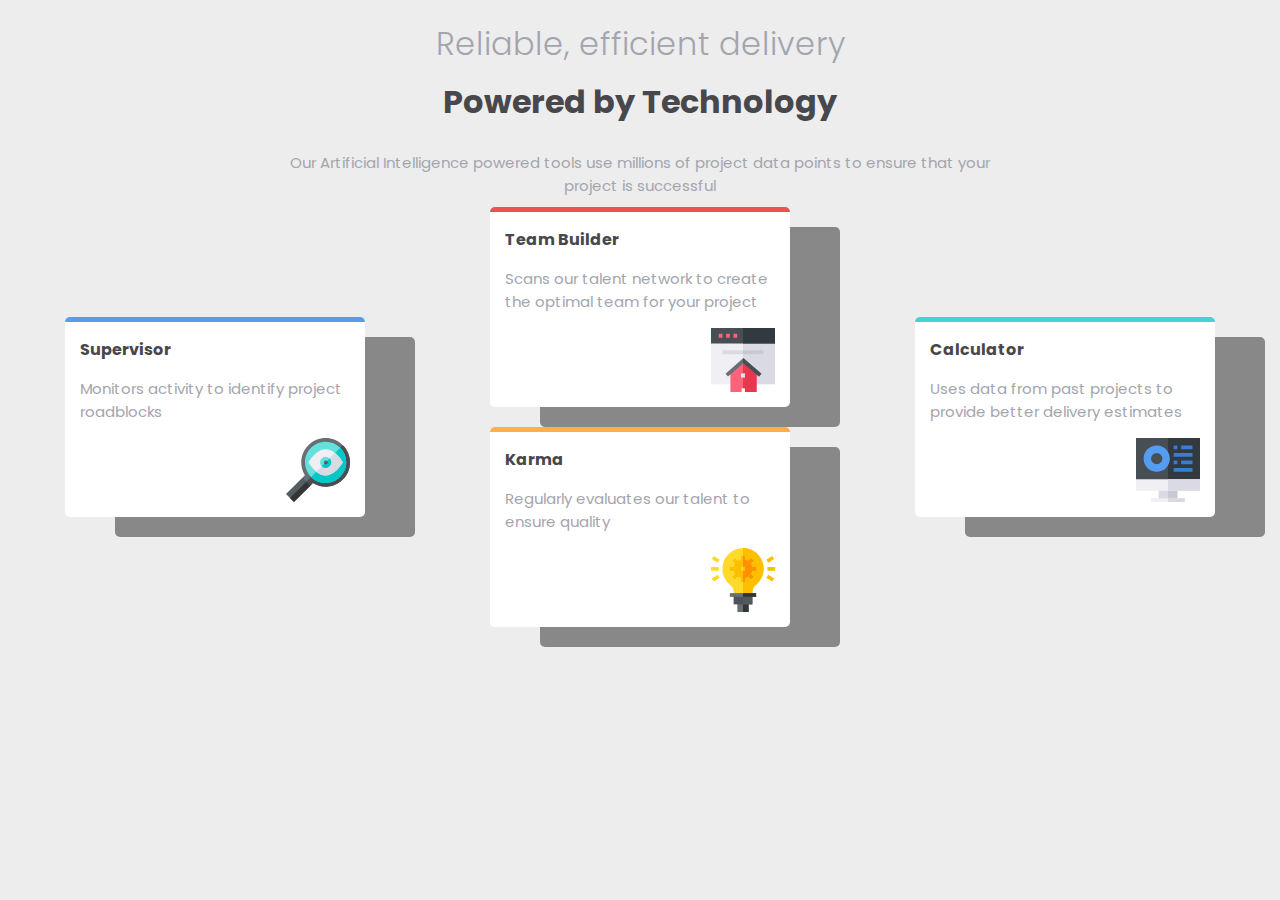
<file: Third - DONE/four-card-feature-section-master/index.html>
<!DOCTYPE html>
<html lang="en">
<head>
  <meta charset="UTF-8">
  <meta name="viewport" content="width=device-width, initial-scale=1.0"> <!-- displays site properly based on user's device -->

  <link rel="icon" type="image/png" sizes="32x32" href="./images/favicon-32x32.png">
  
  <title>Frontend Mentor | Four card feature section</title>

  <!-- Feel free to remove these styles or customise in your own stylesheet 👍 -->
  <link rel="stylesheet" href="./style.css">
</head>
<body>
  <div class="header">
    <h1>Reliable, efficient delivery</h1>
    <h1 class="bold">Powered by Technology</h1>
    <p class="description"> Our Artificial Intelligence powered tools use millions of project data points 
    to ensure that your project is successful
    </p>
  </div>
  <div class="h-container">
    <div class="con-items blue">
    <h4 class="bold">Supervisor</h4>
    <p>Monitors activity to identify project roadblocks</p>
    <img src="./images/icon-supervisor.svg" alt="">
    </div>
    <div class="con-item v-container">
      <div class="con-items red">
      <h4 class="bold">Team Builder</h4>
      <p>Scans our talent network to create the optimal team for your project</p>
      <img src="./images/icon-team-builder.svg" alt="">
      </div>    
      <div class="con-items orange">
      <h4 class="bold">Karma</h4>
      <p>Regularly evaluates our talent to ensure quality</p>
      <img src="./images/icon-karma.svg" alt="">
      </div>  
    </div>
    <div class="con-items cyan">
    <h4 class="bold">Calculator</h4>
    <p>Uses data from past projects to provide better delivery estimates</p>
    <img src="./images/icon-calculator.svg" alt="">
    </div>
  </div>
</body>
</html>
</file>
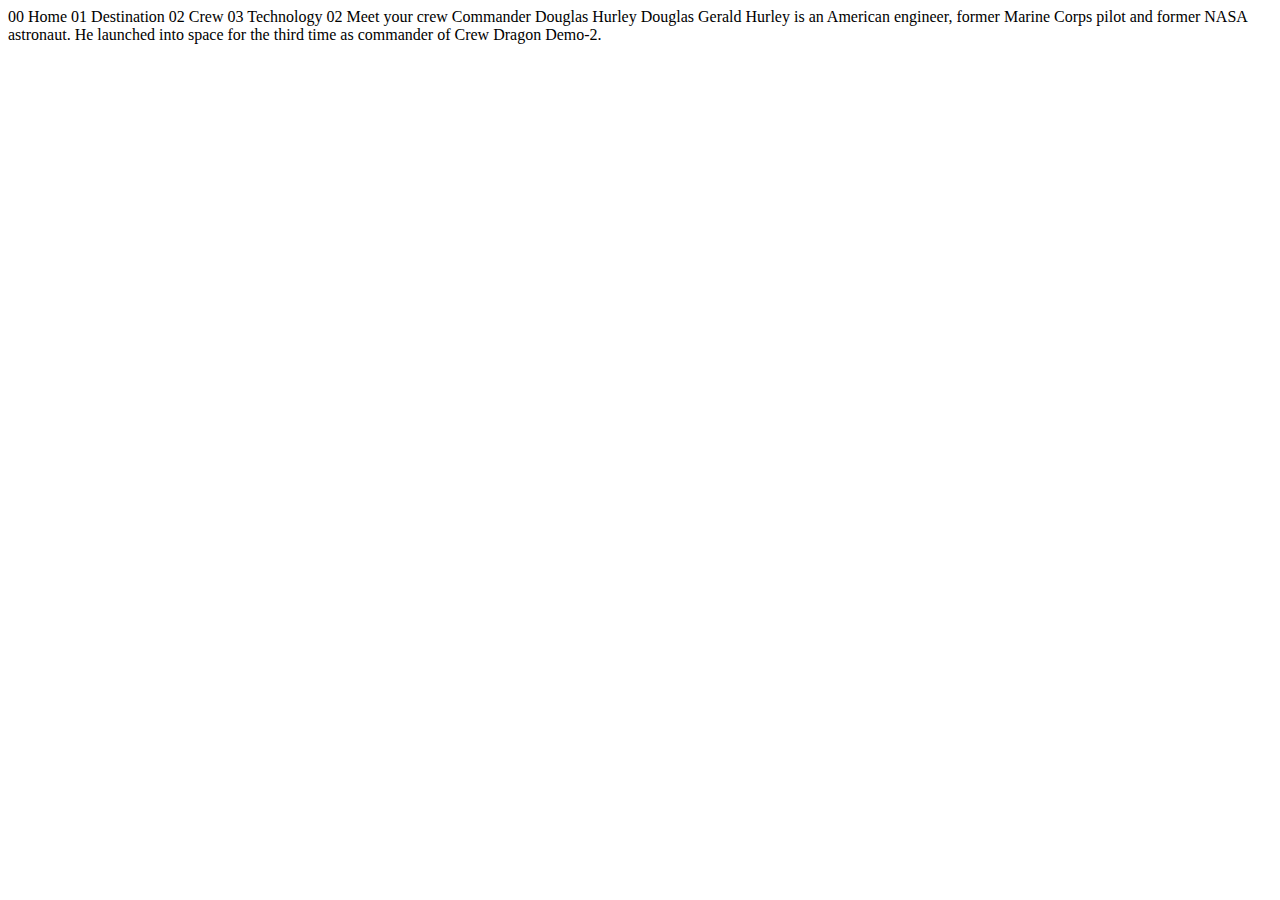
<file: Eleventh - Working/starter-code/crew-commander.html>
<!DOCTYPE html>
<html lang="en">
<head>
  <meta charset="UTF-8">
  <meta name="viewport" content="width=device-width, initial-scale=1.0">

  <link rel="icon" type="image/png" sizes="32x32" href="./assets/favicon-32x32.png">
  
  <title>Frontend Mentor | Space tourism website</title>
</head>
<body>

  00 Home
  01 Destination
  02 Crew
  03 Technology

  02 Meet your crew

  Commander
  Douglas Hurley

  Douglas Gerald Hurley is an American engineer, former Marine Corps pilot 
  and former NASA astronaut. He launched into space for the third time as 
  commander of Crew Dragon Demo-2.
</body>
</html>
</file>
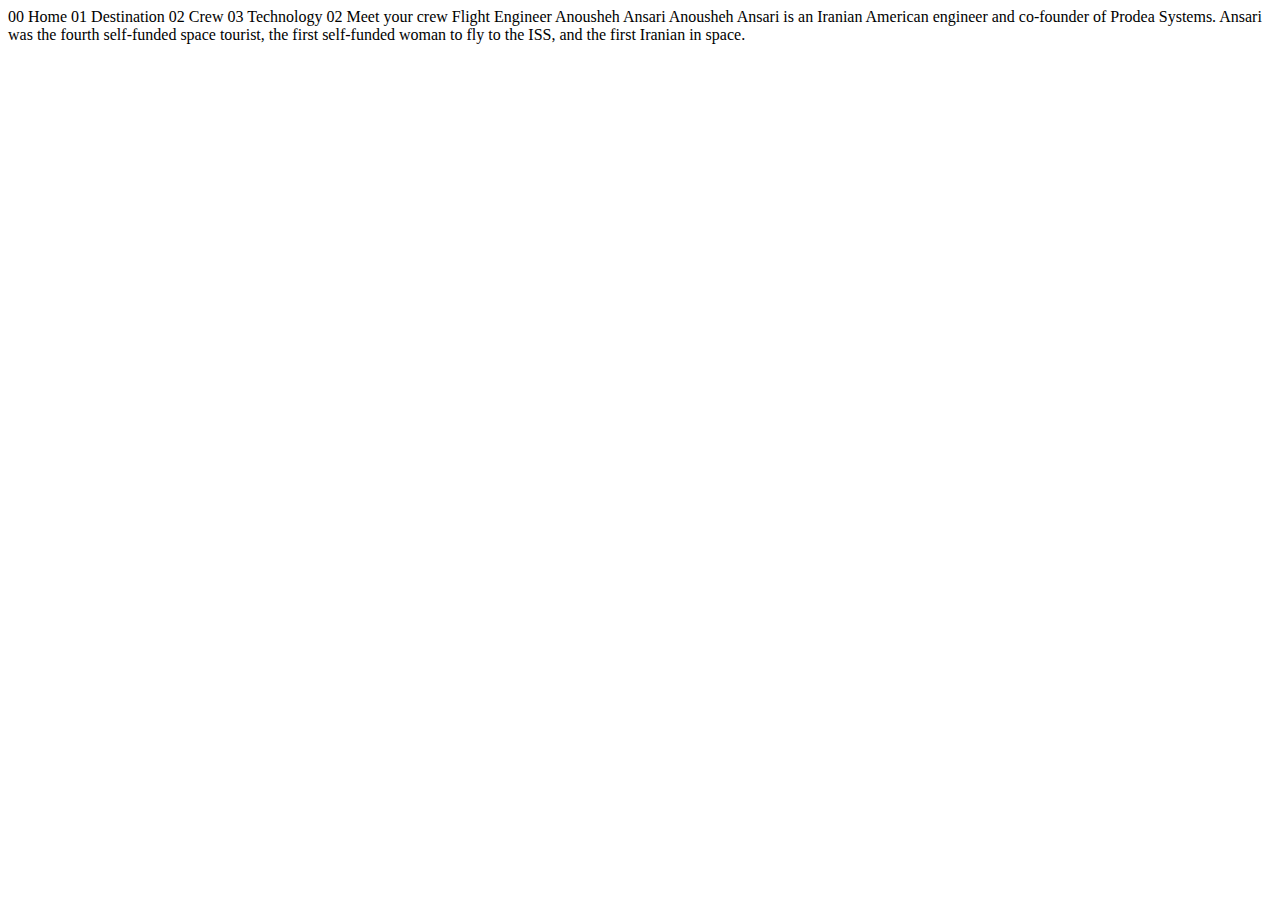
<file: Eleventh - Working/starter-code/crew-engineer.html>
<!DOCTYPE html>
<html lang="en">
<head>
  <meta charset="UTF-8">
  <meta name="viewport" content="width=device-width, initial-scale=1.0">

  <link rel="icon" type="image/png" sizes="32x32" href="./assets/favicon-32x32.png">
  
  <title>Frontend Mentor | Space tourism website</title>
</head>
<body>

  00 Home
  01 Destination
  02 Crew
  03 Technology

  02 Meet your crew

  Flight Engineer
  Anousheh Ansari

  Anousheh Ansari is an Iranian American engineer and co-founder of Prodea Systems. 
  Ansari was the fourth self-funded space tourist, the first self-funded woman to 
  fly to the ISS, and the first Iranian in space. 
</body>
</html>
</file>
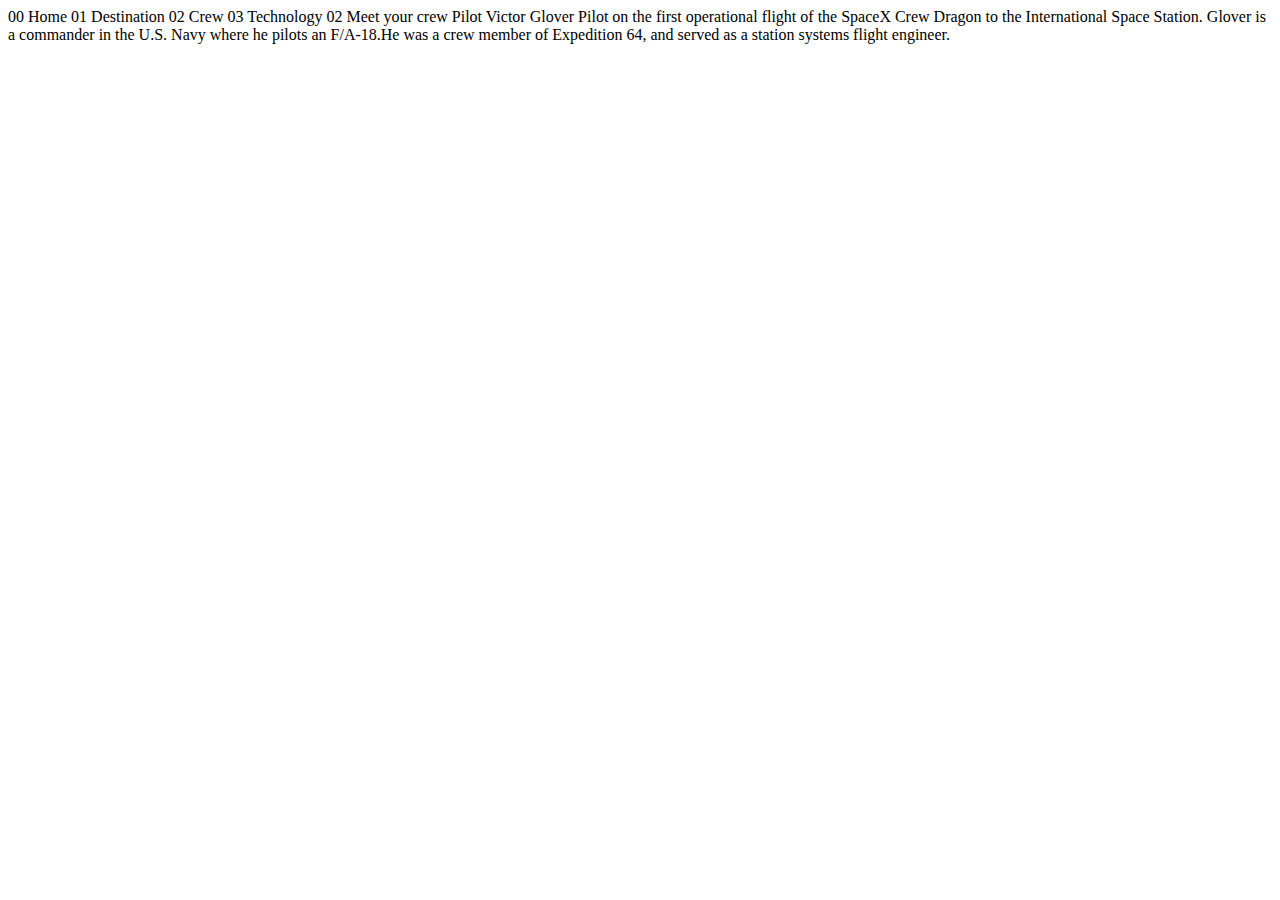
<file: Eleventh - Working/starter-code/crew-pilot.html>
<!DOCTYPE html>
<html lang="en">
<head>
  <meta charset="UTF-8">
  <meta name="viewport" content="width=device-width, initial-scale=1.0">

  <link rel="icon" type="image/png" sizes="32x32" href="./assets/favicon-32x32.png">
  
  <title>Frontend Mentor | Space tourism website</title>
</head>
<body>

  00 Home
  01 Destination
  02 Crew
  03 Technology

  02 Meet your crew

  Pilot
  Victor Glover

  Pilot on the first operational flight of the SpaceX Crew Dragon to the 
  International Space Station. Glover is a commander in the U.S. Navy where 
  he pilots an F/A-18.He was a crew member of Expedition 64, and served as a 
  station systems flight engineer. 
</body>
</html>
</file>
<file: fourteen- DONE/style.css>
@import url('https://fonts.googleapis.com/css2?family=Outfit:wght@100;300;500&display=swap');
.attribution { font-size: 11px; text-align: center; }
.attribution a { color: hsl(228, 45%, 44%); }
*{
    padding: 0;
    margin: 0;
    font-family: 'Outfit', sans-serif;
    color: white;
    font-weight: 300;
    box-sizing: border-box;
}
body{
    height:100vh;
    width:100vw;
    background-color: hsl(216, 12%, 8%);
    overflow: hidden;
    display: flex;
}
.container{
    background-color: hsl(213, 19%, 18%);
    width: 300px;
    height: 340px;
    margin: auto;
    padding: 20px;
    border-radius: 20px;
    justify-self: center;
    overflow: hidden;
}
h1{
    font-weight: 500;
}
p{
    opacity: .5;
    margin:20px 0;
    font-size: 15px;
}
.buttons{
    display: flex;
    justify-content: space-between;
    margin: 10px 0;
}
.buttons button{
    height: 40px;
    width: 40px;
    color: white;
    background-color:hsl(215, 11%, 30%);
    border: none;
    border-radius: 50%;
    font-weight: 300;
    opacity: .5;
    margin-top: 0px;
}
.buttons button:hover{
    background-color:hsl(215, 8%, 55%);
    opacity: 1;
}
.star{
    height: 40px;
    width: 40px;
    background-color:hsl(215, 11%, 30%);
    border-radius: 50%;
    margin-bottom: 20px;
    text-align: center;
    padding: 7px;
}

.submit{
    width: 100%;
    height: 35px;
    border-radius: 15px;
    font-weight: 500;
    background-color: hsl(25, 97%, 53%);
    color: white;
    border: none;
    text-transform: uppercase;
    letter-spacing: 2px;
}
.submit:hover{
    color: hsl(25, 97%, 53%);
    background-color: white;
}
.content{
    position: relative;
    display: flex;
    flex-direction: row;
    flex-wrap:nowrap;
    overflow-x:hidden;
    justify-content: space-between;
    
}
.content p{
    display: inline-block;
    flex-shrink: 0;
    width: 100%;
}
/* 
hsl(0, 0%, 100%)
hsl(217, 12%, 63%)
hsl(216, 12%, 54%)
hsl(213, 19%, 18%)
hsl(216, 12%, 8%) 
*/
</file>
<file: SEVENTH- DONE/style.css>
@import url("https://fonts.googleapis.com/css2?family=Fraunces:wght@700;900&display=swap");
@import url("https://fonts.googleapis.com/css2?family=Barlow:wght@600&family=Fraunces:wght@700;900&display=swap");
* {
  margin: 0;
  padding: 0;
  font-family: "Barlow", sans-serif;
}
.heading-col {
  display: flex;
}
.header {
  padding: 25px;
  color: white;
}
.heading-row {
  display: flex;
  flex-direction: row;
  justify-content: space-between;
}
.heading-row-elements {
  display: flex;
  flex-direction: row;
  justify-content: space-between;
}
.testimony-row {
  display: flex;
  flex-direction: row;
  justify-content: space-between;
}
.hero {
  font-weight: 700;
  font-size: 2em;
  margin: 5px;
}
.company-logo {
  margin: auto 0;
  width: 10em;
  height: 100%;
}
.heading-icon {
  display: none;
}
.heading-img {
  background-image: url(./images/desktop/image-header.jpg);
  background-color: #cccccc;
  height: 100vh;
  background-position: center;
  background-repeat: no-repeat;
  background-size: cover;
  text-align: center;
}
.hero-x {
  font-size: 4em;
  color: white;
  text-transform: uppercase;
  padding-top: 20px;
  font-family: "Fraunces", serif;
}
.heading-element {
  margin: 10px;
  width: 100px;
  padding: 5px;
}
.arrow {
  display: block;
  margin: auto;
  transform: translateY(100%);
}
.heading-element:hover {
  background-color: white;
  color: black;
  border-radius: 15px;
  font-family: "Fraunces", serif;
  text-transform: uppercase;
}
.heading-col-elements {
  display: none;
}
.testimony {
  margin: 10em;
  text-align: center;
  color: hsl(212, 27%, 19%);
}
.testimony-head {
  margin: 5em;
  text-transform: uppercase;
  font-size: 25px;
  letter-spacing: 2px;
  color: hsl(210, 4%, 67%);
}
.col {
  max-width: 300px;
}

.testimony-img {
  border-radius: 50%;
  width: 4em;
}
.testimony-body {
  margin: 2em 0 2em 0;
}
.testimony-f-hero {
  font-family: "Fraunces", serif;
  font-weight: 900;
  font-size: 25px;
}
.testimony-f-zero {
  color: gray;
  font-size: 15px;
  margin-top: 10px;
}

.imgage-element {
  width: 25%;
}
.footer {
  text-align: center;
}
.social {
  margin-top: 2em;
}
.social-text {
  margin: 2em;
}
.footer-hero {
  margin: 0;
}
.footer {
  padding-top: 20vh;
  padding-bottom: 20vh;
  color: hsl(212, 27%, 19%);
  background-color: hsl(168, 64%, 69%);
}
.footer-main {
  margin-bottom: 2em;
  font-weight: 700;
  font-size: 20px;
}
.social-icon {
  margin-top: 2em;
}
.social-img {
  margin: 1em;
  display: inline-block;
}
.hr-body {
  display: flex;
  justify-content: center;
}
.block {
  display: inline-block;
  width: 50%;
  margin: auto;
}
.hr-image {
  width: 50%;
  height: 500px;
}
.content {
  padding: 20% 10%;
}
.content-image {
  position: absolute;
  left: 0;
  bottom: 10%;
  width: 80%;
  padding: 0 10%;
  text-align: center;
}
.content-head {
  font-size: 2em;
  font-family: "Fraunces", serif;
}
.content-body {
  margin-top: 5px;
  color: gray;
}
.content-footer {
  display: inline-block;
  margin: 10px 0 10px 0;
  border-bottom: 2px solid gray;
}
.image-in-block {
  position: relative;
  text-align: center;
  padding: auto;
  display: inline-block;
  width: 50%;
  background-position: center;
  background-size: cover;
  background-repeat: no-repeat;
  height: 500px;
}
.egg {
  background-image: url(./images/desktop/image-transform.jpg);
}
.glass {
  background-image: url(./images/desktop/image-stand-out.jpg);
}
.left {
  background-image: url(./images/desktop/image-graphic-design.jpg);
}
.right {
  background-image: url(./images/desktop/image-photography.jpg);
}
.image-element {
  display: inline-block;
  width: 24.5%;
  margin: auto;
}
/* MOBILE DESIGN */
@media only screen and (max-width: 786px) {
  .hero-x {
    display: inline-block;

    font-size: 3em;
  }
  .testimony {
    margin: 5em;
  }
  .testimony-head {
    margin: 1em 0 1em 0;
    display: block;
    font-size: 20px;
    letter-spacing: 2px;
    color: hsl(210, 4%, 67%);
  }
  .testimony-row {
    flex-direction: column;
  }
  .col {
    max-width: 100vw;
    margin-top: 1em;
  }
}
@media only screen and (max-width: 700px) {
  /* <div class="heading-row">
        <div class="heading-element">About</div>
        <div class="heading-element">Services</div>
        <div class="heading-element">Projects</div>
        <div class="heading-element">Contact</div>
      </div> */
  .heading-row-elements {
    display: flex;
    flex-direction: column;
    display: none;
  }
  .heading-icon {
    display: inline-block;
  }
  .heading-img {
    background-size: cover;
  }

  body {
    position: relative;
  }
  .heading-col-elements-active {
    display: block;
    position: fixed;
    right: 0;
    top: 0;
    height: 100vh;
    width: 0;
    text-align: center;
    background: hsl(0, 0%, 100%);
  }
  .heading-element {
    margin: 50px auto 50px auto;
    color: hsl(167, 40%, 24%);
  }
  .heading-element:hover {
    color: black;
    border-radius: 15px;
    font-family: "Fraunces", serif;
    text-transform: uppercase;
  }
  .far {
    color: hsl(167, 40%, 24%);
    font-size: 30px;
    position: absolute;
    right: 5%;
    top: 1%;
  }
  .hr-body {
    flex-direction: column;
  }
  .image-in-block {
    width: 100%;
  }
  .reverse {
    flex-direction: column-reverse;
  }
  .image-element {
    display: inline-block;
    width: 49%;
  }
}
</file>
<file: Tenth/style.css>
@import url('https://fonts.googleapis.com/css2?family=Outfit:wght@100;300;500&family=Rubik:wght@300;400;500&display=swap');
/* Navigation */
*{
    padding: 0;
    margin: 0;
    font-family: 'Outfit', sans-serif;
    background:  hsl(0, 0%, 100%);
}
body{
    position: relative;
}
nav {
    display: flex;
    width: 100%;
    position: relative;
    height: 45px;
    padding: 5px 3px;
    justify-content: space-around;
    box-sizing: border-box;
}
nav *{
    margin: 2px;
}

.hambergur i{
    width: 20px;
    font-size: 25px;
    color: black;
}
.hambergur img{
    margin-left: 10px;
}
.nav-icons img{
    width: 25px;
    margin-right: 10px;
    height: auto;
}

.nav-links{
    display: block;
    margin: 0;
    position: fixed;
    top: 0;
    left: 0;
    height: 100vh;
    width: 60vw;
    z-index:1;
    padding-top: 25px;
}

.nav-links .items{
    font-size: 17px;
    font-weight: 800;
    margin: 20px 10px;
    letter-spacing: 2px;
}

.close-nav{
    margin-left: auto;
    margin-right:20px;
    display: block;
    height: 20px;
    animation: closeAnimation 2s infinite alternate;
}
/* Close Animation  */
@keyframes closeAnimation{
    0%{
        transform: rotateZ(0deg);
    }
    100%{
        transform: rotateZ(45deg);
    }
}
/* Close Animation End */
.hide{
    display: none;
}
/* Carousel */
.gallery {
    position: relative;
}
.carousel {
    position: relative;
    display: flex;
    justify-content: space-between;
    flex-wrap: nowrap;
    overflow-x: hidden;
    background: #e2eaf4;
}

.carousel-item {
  width: 100%;
}

.arrow-left , .arrow-right {
    position: absolute;
    height: 20px;
    width: 15px;
    background-color: white;
    padding:10px 12.5px;
    border-radius: 50%;
    top: 50%;
    left: 5%;
    transform:translateY(-50%);
}
.arrow-right{
    left: 95%;
    transform:translate(-100%,-50%);
}

/* Body */
.container {
    padding: 15px 15px;
    font-family: 'Rubik', sans-serif;
}

.sub-title{
    color:hsl(26, 100%, 55%) ;
    text-transform: uppercase;
    font-weight: 400;
    letter-spacing: 1px;   
    padding-bottom: 5px;
}

.item-heading{
    font-weight: 700;
    word-spacing: 3px;
    letter-spacing: 1px;   
    
}

.item-desc{
    padding: 10px 0;
    opacity: 50%;
    word-spacing: 2px;
    line-height: 1.5;
}

.price{
    height: 40px;
    display: flex;
    justify-content: space-between;
}

.price-left{
    display: flex;
    justify-content: space-between;
    width: 100px;
}

.price-left > h4{
    transform: translateY(35%);
    margin-left: 10px;
    background-color: hsl(25, 100%, 94%);
    color:hsl(26, 100%, 55%);
    height: 25px;
    padding: 0 5px;
    border-radius: 5px;
}

.price > h4{
    transform: translateY(35%);
    opacity: 50%;
    height: 25px;
}
.quantity{
    position: relative;
    width: 100%;
}
input[type="number"]{
    width: 100%;
    height: 40px;
    text-align: center;
    font-size: 25px;
    margin-bottom: 5px;
    border: none;
    background-color: hsl(227, 27%, 94%);
}

.increment{
    position: absolute;
    height: auto;
    width: 15px;
    top: 45%;
    transform: translateY(-50%);
    right: 1%;
    background-color: #ecedf4;
    padding :13px;
}
.decrement{
    position: absolute;
    height: auto;
    top: 45%;
    transform: translateY(-50%);
    width: 13px;
    left: 1%;
    background-color: #ecedf4;
    padding :17.5px;
}
.addCart{
    width: 100%;
    height: 40px;
    margin: auto;
    border-radius: 5px;
    border: none;
    background-color:hsl(26, 100%, 55%);
    color: white;
    box-shadow: 5px 5px 10px hsl(18deg 50% 43%);
}
.attribution ,.attribution a{
    text-align: center;
    color: orangered;
    text-decoration: underline;
    margin: 5px 0;
}

.carousel-active{
    display: none;
}

@media screen and (min-width: 780px) {
    .decrement , .increment{
        top:60%
    }
    nav {
        height: 80px;
    }
    .hambergur{
        display: inline;
        align-items: center;
    }
    .hambergur img{ 
        display: block;
        height: 35px;
        margin: 12px;
    }
    .hambergur i{
        display: none;
    }
    .close-nav{
        display: none;
    }
    .nav-links{
        display: flex;
        position: relative;
        height: auto;
        text-align: center;
        color:gray;
    }
    .nav-links .items{
        width: auto;
        margin:0 5px;
        font-size: 20px;
    }
    .nav-icons{
        display: flex;
        align-items: center;
        justify-content: space-between;
    }

    .nav-icons img{
        height: 30px;
        width: 30px;
    }
    .nav-icons .image-avatar{
        height: 60px;
        width: 60px;
    } 
    .arrow-right , .arrow-left{
        display: none;
    }
    .carousel{
        background: white;
    }
    .carousel-item{
        width: 70px;
        height: 70px;
        border-radius: 5px;
    }
    .carousel-active{
        display: block;
        height: 400px;
        width: 400px;
        border-radius: 10px ;
        margin-bottom: 15px;
    }
    .wrapper{
        display: flex;
        width: 80vw;
        margin: 50px auto;
        justify-content: space-around;
    }
    .input[type="number"]{
        margin: 0;
    }
    .active-Elements{
        opacity: 50%;
    }
    .container{
        margin: 0 50px 0 50px;
    }
    .item-heading{
        font-size: 45px;
    }
    .price-left > h4{
        height: 20px;
    }
    .price{
        flex-direction: column;
        height: auto;
        margin-bottom:10px ;
    }
    .quantity{
        box-sizing: border-box;
        display: inline-block;
        width: 50%;
        padding-top: 5px;
        height: 40px;
    }
    .addCart{
        width: 50%;
    }
}

@media screen and (max-width: 860px) and (min-width:780px) {
    .carousel-active{
        display: block;
        height: 300px;
        width: 300px;
        border-radius: 10px ;
        margin-bottom: 15px;
    }
    .hambergur img {
        display: block;
        height: 28px;
        margin: 18px;
    }
}
@media screen and (max-width: 1220px) and (min-width:780px) {
    .quantity{
        width: 100%;
        padding-top: 5px;
        height: 40px;
    }
    .addCart{
        margin-top:10px ;
        width: 100%;
    }
}
</file>
<file: Eight -DONE/nft-preview-card-component-main/style.css>
@import url('https://fonts.googleapis.com/css2?family=Outfit:wght@300;400;600&display=swap');
*{
    padding: 0;
    margin: 0;
    font-family: 'Outfit', sans-serif;
    color: hsl(215, 51%, 70%);
}

body{
    background-color:hsl(217, 54%, 11%);
}
.cart{
    margin: 50vh auto 0 auto;
    transform: translateY(-50%);
    background-color: hsl(216, 50%, 16%);
    width: 300px;
    height: 530px;
    max-width: 300px;
    max-height: 550px;
    border-radius: 20px;
}
.image{
    position: relative;
}
.image .main-image{
    position: relative;
    max-width: 260px;
    border-radius: 10px;
    margin:20px ;
}



h2{
    color:hsl(0, 0%, 100%);
    opacity: 75%;
    margin:0 20px ;
    font-size: 1.4em;
    font-weight: 600;
}
h2:hover{
    color:hsl(172, 100%, 50%);
    cursor:pointer
}
p{
    margin:20px ;
    opacity: 50%;
}
b{
    color: hsl(215, 51%, 70%);
    opacity: 100%;
}
hr{
    width: 90%;
    margin: auto;
}
.span{
    display: flex;
    justify-content: space-between;
    margin: 20px;
}


.icon-eth{
    display: inline-block;
    background-image: url(./images/icon-ethereum.svg);
    background-size: cover;
    height: 25px;
    width: 15px;
}
.icon-clock{
    display: inline-block;
    background-image: url(./images/icon-ethereum.svg);
    background-size: cover;
    height: 25px;
    width: 15px;
}
.left h5{
    color: hsl(172, 100%, 50%);
}
.avatar{
    display: inline-block;
    width: 40px;
    margin: 10px 0 0 20px;
}
span{
    display: inline-block;
    margin: 10px 20px;
}

.cart-footer{
    position: relative;
}
h3,h4,h5,h6{
    display: inline-block;
    transform: translateY(-25%);
}
.cart-footer span{
    top:50%;
    transform: translateY(-50%);
    position: relative;
}
.hover-image-container{
    background-image: url(./images/icon-view.svg);
    background-repeat: no-repeat;
    background-position-x: center;
    background-position-y: center;
    position: absolute;
    left:20px;
    top:20px;
    border-radius: 10px;
    opacity: 60%;
    width: 260px;
    height: 260px;
    background-color: hsl(172, 100%, 50%);
    visibility: hidden;
}
b:hover{
    color:hsl(172, 100%, 50%);
    cursor:pointer;
}
.image:hover > #hover-image{
    visibility: visible;
    cursor:pointer
}
</file>
<file: Eleventh - Working/starter-code/style.css>
@import url('https://fonts.googleapis.com/css2?family=Outfit:wght@100;300;500&family=Roboto:wght@100;300;500&family=Rubik:wght@300;400;500&display=swap');
*{
    padding: 0;
    margin: 0;
    box-sizing: border-box;
    font-family: 'Roboto', sans-serif;
}
a{
    text-decoration: none;
    color: white;
}
body{
    height: 100vh;
    padding-top: 40px;
    background: url(./assets/home/background-home-desktop.jpg) no-repeat center;
    background-size: cover;
    color: white;
}
body.destination{
    background: url(./assets/destination/background-destination-desktop.jpg) no-repeat center;
}
.light{
    opacity: 50%;
}
nav{
    display: flex;
    height:80px;
    width: 55vw;
    margin-left: auto;
    justify-content: flex-start;
    backdrop-filter: blur(10px);
    align-items: center;
}
nav span b{
    opacity: 1;
    display: inline-block;
    margin-right: 5px;
}
nav span{
    opacity: 1;
    margin: 5px 20px 0 20px;
    position: relative;
    font-size: 16px;
    font-weight: 300;
    text-transform: uppercase;
}
nav span::after{    
    position: absolute;
    content: "";
    width: 100%;
    bottom: -28px;
    left: 0;
    
}
.icon{
    display: none;
}
nav span:hover:after{
    border-bottom: 5px solid white;
}
section{
    width: 80%;
    margin: auto;
    margin-top: 200px;
    display: flex;
    justify-content: space-between ;
}
.left{
    width: 350px;
}
h3{
    font-size: 20px;
    font-weight: 100;
    text-transform: uppercase;
}
h1{
    margin: 15px 0;
    font-size: 85px;
    font-weight: 300;
    text-transform: uppercase;
}
p{
    font-weight: 100;
}
.explore{
    display: flex;
    height: 250px;
    width: 250px;
    border-radius: 50%;
    background-color: white;
    align-items: center;
    justify-content: center; 
}

.explore .data{
    font-size: 40px;
    font-weight: 300;
    text-transform: uppercase;
    color: rgb(24, 24, 73);
}
/***************** TABLET ************/
@media screen and (max-width:1024px) {
    nav{
        margin-left: 0;
        width: 100%;
    }
    .explore{
        height: 150px;
        width: 150px;
    }
    .explore .data{
        font-size: 30px;
    }
    body{
    padding-top: 0px;
    background: url(./assets/home/background-home-desktop.jpg) no-repeat center;
    background-size: cover;
    }
    body.destination{
        background: url(./assets/destination/background-destination-desktop.jpg) no-repeat center;
        background-size: cover;
    
    }
}

/***************** MOBLIE ************/

@media screen and (max-width:768px) {
    section{
        flex-direction: column;
        align-items: center;
        margin-top: 50px;
    }
    .explore{
        margin-top: 30px;
        height: 60px;
        width: 300px;
        border-radius: 0;
    }
    .explore .data{
        font-size: 30px;
    }
    body{
        background: url(./assets/home/background-home-tablet.jpg) no-repeat center;
        background-size: cover;
    }
    body.destination{
        background: url(./assets/destination/background-destination-tablet.jpg) no-repeat center;
        background-size: cover;
    }
    nav{
        display: none;
        position: fixed;
        left: 100%;
        flex-direction: column;
        align-items: center;
        height:100vh;
        width: 100%;
        margin-top: 0px;
        margin-left: 0;
        top: 0;
        padding-top: 50px;
        z-index: 1;
    }
    nav span{
        margin:20px
    }
    nav span:hover:after{
        border: none;
    }
    .left{
        text-align: center;
    }
    .icon{
        display: block;
        text-align: right;
        padding: 20px 20px 0 20px;
    }
    .animation-for-nav-open{
        animation: nav-loading-animation 2s forwards;
    }
    .animation-for-nav-close{
        animation: nav-loading-animation-close 2s forwards;
    }
    @keyframes nav-loading-animation-close {
        0%{
            left: 0;
        }
        100%{
            left: 100%;
        }
    }
    @keyframes nav-loading-animation {
        0%{
            left: 100%;
        }
        100%{
            left: 0;
        }
    }
}
</file>
<file: Fifth -DONE/profile-card-component-main/style.css>
@import url('https://fonts.googleapis.com/css2?family=Kumbh+Sans:wght@400;700&display=swap');
.attribution { font-size: 11px; text-align: center; }
.attribution a { color: hsl(228, 45%, 44%); }

body{
    display: flex;

    justify-content: center;
    align-items: center;    
    height:100vh;
    margin: 0;
    background: hsl(185, 75%, 39%);
    font-family: 'Kumbh Sans', sans-serif;
    font-size: 18px;
}
.cart{
    display: flex;
    flex-direction: column;
    border-radius: 5%;
    width: 25em;
    height: 25em;
    position: relative;
    background: white;
}
.cart-top{
    height: 40%;
    border-top-left-radius: 1em;
    border-top-right-radius: 1em;
    background: url('./images/bg-pattern-card.svg');
}
.cart-body{
    text-align: center;
   
}
.img-icon{
    position:absolute;
    left:37%;
    top: 27%;
    border-radius: 50%;
    border:4px solid white;
}
.body-desc{
    margin-top: 20%;
    margin-bottom: 5%;
}
.details{
    display: flex;
    justify-content: space-evenly;
}
strong{
    display: block;
}
.items{
    margin-top:10px ;
    margin-bottom:10px ;
}
span{
    color:  hsl(0, 0%, 59%);
}
.top-left{
    position: absolute;
    top:-30%;
    left:-10%;
    width: 50%;
}
.top-right{
    position: absolute;
    width: 45%;
    bottom: -40%;
    right: 0;
}
@media screen and (max-width: 375px){
    .cart{
        margin-left: 1em;
        margin-right: 1em;
        display: flex;
        flex-direction: column;
        border-radius: 5%;
        width: 25em;
        height: 25em;
        position: relative;
        background: white;
    }
    .top-left{
        position: absolute;
        top:-20%;
        left:-30%;
        width: 80%;
    }
    .top-right{
        position: absolute;
        bottom: -10%;
        right: -30%;
        width: 80%;
    }
}
</file>
<file: Fourth/time-tracking-dashboard-main/style.css>
@import url('https://fonts.googleapis.com/css2?family=Rubik:wght@300;400;500&display=swap');
*{
    padding: 0;
    margin: 0;
    -webkit-box-sizing: border-box;
    box-sizing: border-box;
    font-family: 'Rubik', sans-serif;
}
body{
background-color: hsl(238, 71%, 7%);
color:white;
font-weight: 300;
}
/* MAIN CONTAINER */
.container{
    width: 80%;
    margin :auto;
    height: 475px;
}
.left-item{
    float: left;
    width: 35%;
    max-width: 250px;
    height: 100%;
}
.right-item{
    float: right;
    display: flex;
    flex-direction: column;
    width: 70%;
    height: 100%;
}
.wrap-height{
    height: auto;
}

/* LEFT CONTAINER STYLING */

.profile{
    background-color:  hsl(236, 53%, 17%);
    border-radius: 20px;
}
.profile-desc{
    display: block;
    height: 70%;
    background-color: hsl(246, 80%, 60%);
    padding: 10% 10% 30% 10%;
    border-radius: 10px;
}
.jeremy-image{
    width: 70px;
    border: 5px solid white;
    margin-bottom: 20px;
    border-radius: 50%;
}
.small-text{
    font-size: .9em;
    font-weight: 300;
    opacity: 50%;
}
.hero-text{
    font-size: 45px;
    font-weight: 300;
}
.profile-nav-links{
    display: block;
    text-decoration: none;
    color: white;
    padding:15px;
    margin-bottom: 3px;
    opacity: 50%;
}
.profile-nav-links:hover{
    opacity: 100%;
}

/* RIGHT CONTAINER */
.h-container{
    display: flex;
    flex-wrap: wrap;
    justify-content: space-evenly;
    
}
.h-item{
     /*grow | shrink | basis */
    width: 33.33%;
    height: 50%;
    
    

}
</file>
<file: Ninth - Working/fylo-data-storage-component-master/style.css>
@import url('https://fonts.googleapis.com/css2?family=Outfit:wght@300;400;600&family=Raleway:wght@300;500&display=swap');
/* 
 Gradient: hsl(6, 100%, 80%) to hsl(335, 100%, 65%)
- Pale Blue: hsl(243, 100%, 93%)
- Grayish Blue: hsl(229, 7%, 55%)
- Dark Blue: hsl(228, 56%, 26%)
- Very Dark Blue: hsl(229, 57%, 11%) */
*{
    padding: 0;
    margin:0;
    background-color: #0e1b3d;;
    font-family: 'Raleway', sans-serif;
}
.top{
    background-color:hsl(228, 56%, 26%);
    display: flex;
    margin:10px auto;
    width: 340px;
    height: 180px;
    border-radius:10px 100px 10px 10px;
    
}
img{
    background-color: inherit;
}
.top-logo{
    background-color: transparent;
    display: inline;
}
.container{
    background-color: transparent;
    margin:30px 0 0 30px;
}
ul{
    background-color: transparent;
    margin-top: 10px;
}
.icon-top-1{
    
    display: inline-block;
    height: 22px;
    width: auto;
    background-color: hsl(229, 57%, 11%);
    padding:7px;
    border-radius: 5px;
    margin: 10px;
}
.icon-top-2{
    display: inline-block;
    height: 22px;
    width: auto;
    background-color: hsl(229, 57%, 11%);
    padding:7px;
    border-radius: 5px;
    margin: 10px;
}
.icon-top-3{
    display: inline-block;
    height: 18px;
    width: auto;
    background-color: hsl(229, 57%, 11%);
    padding:9px;
    border-radius: 5px;
    margin: 10px;
}

.bottom{
    display: flex;
    position: relative;
    flex-direction: column;
    margin:10px auto;
    width: 340px;
    height: 140px;
    background-color:hsl(228, 56%, 26%);
    border-radius: 10px;
}
p{
    display: block;
    padding:20px;
    color:hsl(243, 100%, 93%);
    background-color: transparent;
}
b > *{
    font-weight: 800;
}
.progress-cart{
    background-color:inherit;
}
.progress-bar{
    height: 15px;
    width: 95%;
    position: relative;
    background-image: linear-gradient(to right, rgb(245, 169, 126) ,rgb(207, 16, 16) );
    margin: auto;
    border-radius: 50px;
}
.progress-icon{
    position: absolute;
    width: 13px;
    height: 13px;
    border-radius: 50%;
    background-color: white;
    top: 5%;
    left: 0.5%;
}
.left-data{
    float: left;
    margin: 5px;
    color: white;
}
.right-data{
    float: right;
    margin: 5px;
    color: white;
}
.footer{
    display: flex;
    align-items: center;
    position: absolute;
    height: 70px;
    padding:0 20px 0 20px;
    background-color: white;
    border-radius: 8px;
    font-size: 30px;
    left: 50%;
    bottom: 0;
    transform: translate(-50%,70%);
}
h3{
    background-color: inherit;
    display: inline;
}
.number{
    background-color: inherit;
    font-weight: 20px;
    width: 100%;
}
.text{
    margin-left: 5px;
    font-size: 15px;
    background-color: inherit;
}
</file>
<file: Second -DONE/base-apparel-coming-soon-master/style.css>
@import url('https://fonts.googleapis.com/css2?family=Josefin+Sans:wght@100;200;300;400;600&display=swap');
*,*:before,*::after{
padding: 0;
margin: 0;
box-sizing: border-box;
background-image: url('./images/bg-pattern-desktop.svg');
background-size: cover;
}
.container{
    display: flex;
    height: 100vh;
   
}
.left
{
    width: 60%;
    margin: 5vh 10vw 5vh 10vw;
}
.right{
    background-image: url('./images/hero-desktop.jpg');
    background-position: center center;
    background-size: cover;
    width: 40%;
}

.heading{
    font-family: 'Josefin Sans', sans-serif;
    font-weight: 300;
    font-size: 70px;
    letter-spacing: 8px;
    margin: 1em 0 1em 0 ;
    color:hsl(0, 6%, 24%);
    text-transform: uppercase;
}
strong{
    color: hsl(0, 36%, 70%);
}
p{
    font-family: 'Josefin Sans', sans-serif;
    font-weight: 600;
    color:hsl(0, 36%, 70%); 
    margin-right: 30%;
    margin-bottom: 5%;
}
input{
    color: hsl(0, 36%, 70%);
    padding: 3vh;
    display: block;
    width: 100%;
    height: 40px;
    border-radius: 15px;
    border: 1px solid hsl(0, 6%, 24%);
}
button{
    background-image: linear-gradient(135deg, hsl(0, 80%, 86%), hsl(0, 74%, 74%));
    width: 6vw;
    height: 40px;
    border-radius: 12px;
    border: 0px solid transparent;
    position: absolute;
    top:0;
    right:0;
    z-index: 8;
}
.arrow{
    position: relative;
    z-index: 0;
    width: 40px;
    height: 40px;
}
.sender
{
    position: relative;
}
</file>
<file: Sixth/tip-calculator-app-main/style.css>
/* hsl(183, 100%, 15%)
- Dark grayish cyan: hsl(186, 14%, 43%)
- Dark grayish cyan: hsl(184, 14%, 56%)
- Light grayish cyan: hsl(185, 41%, 84%)
- Light grayish cyan: hsl(189, 41%, 97%)
- White: hsl(0, 0%, 100%) 
hsl(172, 67%, 45%) -> Font Color gen-cart
*/
@import url('https://fonts.googleapis.com/css2?family=Montserrat:wght@400;600&display=swap');
@import url('https://fonts.googleapis.com/css2?family=Noto+Sans+Mono:wght@100;400&display=swap');
*{
    margin: 0;
    padding: 0;
    font-family: 'Montserrat', sans-serif;
    box-sizing: border-box;
}
p{
    font-family: 'Noto Sans Mono', monospace;
    font-weight: 400;
    color: hsl(180, 1%, 41%);;
}
body{
    background :  hsl(185, 41%, 84%);
}
h1{
    text-align: center;
    color:  hsl(183, 100%, 15%);
    letter-spacing: 4px;
    
}
.cart{
    background: hsl(0, 0%, 100%) ;
    padding: 15px;
    margin: 5px;
    border-radius: 15px;
}
.price-item{
    display:inline-block;
    box-sizing: border-box;
    background:hsl(183, 100%, 15%);
    color: hsl(0, 0%, 100%) ;
    padding-top: 15px;
    padding-bottom: 15px;
    width: 43.50%;
    margin: 10px;
    text-align: center;
    border-radius: 5px;
    font-weight: 800;
}
.price-item-click
{
    background: hsl(172, 67%, 45%);
}
.custom{
    background:  hsl(180, 13%, 92%);
    color:hsl(186, 33%, 38%);
}
.custom > input {
    display: block;
    background:  hsl(180, 13%, 92%);
    color:hsl(186, 33%, 38%);
    text-align: center;
    border: none;
    text-decoration: none;
    width: 100%;
    height: inherit;
    font-size:16px;
    font-weight: 800;
} 

.gen-cart{
    background:hsl(183, 100%, 15%);
    border-radius: 10px;
    padding:20px;
    display: flex;
    flex-direction: column;
}
.reset{
    display: block;
    height: 30px;
    width: 100%;
    border-radius: 5px;
    background: hsl(172, 67%, 45%);
    margin-top:20px;
    border : none;
    font-weight: 600;
    letter-spacing: 2px;
    text-transform: uppercase;
}
.input-full{
    margin-top: 10px;
    margin-bottom: 10px;
    display: block;
    width: 100%;
    height: 40px;
    border: none;
    background:  hsl(180, 13%, 92%);
    border-radius: 5px;
    padding: 5px;
    text-align: right;
    color:hsl(183, 100%, 15%);
    font-weight: 800;
    font-size: 20px;
}

.percent-click{
    color:hsl(183, 100%, 15%);
    background: hsl(172, 67%, 45%);
}
.input-box{
    position: relative;
}
i{
    position: absolute;
    top:30%;
    left:3%;
     color: hsl(180, 1%, 41%);
}
.gen-cart
{
    display: flex;
    flex-direction: column;
}
.gen-item{
    display: flex;
    justify-content: space-between;
    margin: 10px;
}
h4{
    color: wheat;
}
span{
    font-size: 20px;
    font-weight: 700;
    color: hsl(172, 67%, 45%);
}

@media screen and (min-width :500px){
    .cart{
        display: flex;
        flex-direction: row;
        height:60vh;
        width: 70vw;
        margin-left: auto;
        margin-right: auto;
    }
    .cart-item{
        width: 100%;
    }
    .gen-cart{
        height: 100%;
        position: relative;
    }
    .reset{
       
        width: 90%;
        position: absolute;
        bottom: 2em;
    }   
    .main-heading{
        margin: 2em;
    }
    .input-box{
        margin-right: 10px;
    }
}
</file>
<file: Third - DONE/four-card-feature-section-master/style.css>
@import url('https://fonts.googleapis.com/css2?family=Poppins:wght@100;300;700&display=swap');
*,*:before,*::after{
    padding: 0px;
    margin : 0px;
    -webkit-box-sizing: border-box;
       -moz-box-sizing: border-box;
            box-sizing: border-box;
}
body{
    background-color: hsl(0, 0%, 93%);
}
.header{
    display: flex;
    justify-content: center;
    align-items: center;
    flex-direction: column;
    margin: 20px 20px 0 20px ;
}
/*
    Box Containers
*/
.h-container{
    display: flex;   
    justify-content: space-evenly;
    align-items: center;
}
.v-container{
    display: flex;
    flex-direction: column;
    padding: 0 50px 0 50px;
}
.con-items{
   margin: 10px;
   display: inline-block;
   width: 300px;
   height: 200px;
   background-color: white;
   border-radius: 5px;
   padding: 15px;
   position: relative;
   box-shadow: 50px 20px #888888;;
}
.con-items > img{
    position: absolute;
    right : 0;
    bottom: 0;
    margin: 15px;
}
.red
{
    border-top: 5px solid hsl(0, 78%, 62%);
}
.cyan
{
    border-top: 5px solid hsl(180, 62%, 55%);
}
.orange{
    border-top: 5px solid hsl(34, 97%, 64%);
}
.blue{
    border-top: 5px solid hsl(212, 86%, 64%);
}
.description{
    max-width: 700px;
    text-align: center;
}
/*
Font 
*/
*{
    font-family: 'Poppins', sans-serif;
    color: hsl(229, 6%, 66%);
}
h1{
    font-weight: 300;
    margin-bottom: 10px;
}
.bold
{
    font-weight: 700;
    padding: 0px;
    color: hsl(240, 3%, 29%);
}
p{
    font-size: 15px;
    margin-top: 15px;
}

@media screen and (max-width:375px) {
    html, body {
        overflow-x: hidden;
      }
    .header{
        padding: 0;
        margin: 0;
    }
    h1{
        font-size: 25px;
    }
    p{

    }
    .bold
    {
        font-weight: 700;
        padding: 0px;
        color: hsl(240, 3%, 29%);
    }
    .h-container{
        display: flex;    
        align-items: center;
        flex-direction: column;
        justify-content: safe;
    }
    .v-container{
        display: flex;
        flex-direction: column;
        padding: 0 50px 0 50px;
    }
    .con-items{   
        width: 300px;
        height: 200px;
        background-color: white;
        box-shadow: 5px 5px #888888;;
     }
    
}
</file>
<file: First/order-summary-component-main/style.css>
/*! normalize.css v8.0.1 | MIT License | github.com/necolas/normalize.css */

/* Document
   ========================================================================== */

/**
 * 1. Correct the line height in all browsers.
 * 2. Prevent adjustments of font size after orientation changes in iOS.
 */

 html {
    line-height: 1.15; /* 1 */
    -webkit-text-size-adjust: 100%; /* 2 */
  }
  
  /* Sections
     ========================================================================== */
  
  /**
   * Remove the margin in all browsers.
   */
  
  body {
    margin: 0;
  }
  
  /**
   * Render the `main` element consistently in IE.
   */
  
  main {
    display: block;
  }
  
  /**
   * Correct the font size and margin on `h1` elements within `section` and
   * `article` contexts in Chrome, Firefox, and Safari.
   */
  
  h1 {
    font-size: 2em;
    margin: 0.67em 0;
  }
  
  /* Grouping content
     ========================================================================== */
  
  /**
   * 1. Add the correct box sizing in Firefox.
   * 2. Show the overflow in Edge and IE.
   */
  
  hr {
    box-sizing: content-box; /* 1 */
    height: 0; /* 1 */
    overflow: visible; /* 2 */
  }
  
  /**
   * 1. Correct the inheritance and scaling of font size in all browsers.
   * 2. Correct the odd `em` font sizing in all browsers.
   */
  
  pre {
    font-family: monospace, monospace; /* 1 */
    font-size: 1em; /* 2 */
  }
  
  /* Text-level semantics
     ========================================================================== */
  
  /**
   * Remove the gray background on active links in IE 10.
   */
  
  a {
    background-color: transparent;
  }
  
  /**
   * 1. Remove the bottom border in Chrome 57-
   * 2. Add the correct text decoration in Chrome, Edge, IE, Opera, and Safari.
   */
  
  abbr[title] {
    border-bottom: none; /* 1 */
    text-decoration: underline; /* 2 */
    text-decoration: underline dotted; /* 2 */
  }
  
  /**
   * Add the correct font weight in Chrome, Edge, and Safari.
   */
  
  b,
  strong {
    font-weight: bolder;
  }
  
  /**
   * 1. Correct the inheritance and scaling of font size in all browsers.
   * 2. Correct the odd `em` font sizing in all browsers.
   */
  
  code,
  kbd,
  samp {
    font-family: monospace, monospace; /* 1 */
    font-size: 1em; /* 2 */
  }
  
  /**
   * Add the correct font size in all browsers.
   */
  
  small {
    font-size: 80%;
  }
  
  /**
   * Prevent `sub` and `sup` elements from affecting the line height in
   * all browsers.
   */
  
  sub,
  sup {
    font-size: 75%;
    line-height: 0;
    position: relative;
    vertical-align: baseline;
  }
  
  sub {
    bottom: -0.25em;
  }
  
  sup {
    top: -0.5em;
  }
  
  /* Embedded content
     ========================================================================== */
  
  /**
   * Remove the border on images inside links in IE 10.
   */
  
  img {
    border-style: none;
  }
  
  /* Forms
     ========================================================================== */
  
  /**
   * 1. Change the font styles in all browsers.
   * 2. Remove the margin in Firefox and Safari.
   */
  
  button,
  input,
  optgroup,
  select,
  textarea {
    font-family: inherit; /* 1 */
    font-size: 100%; /* 1 */
    line-height: 1.15; /* 1 */
    margin: 0; /* 2 */
  }
  
  /**
   * Show the overflow in IE.
   * 1. Show the overflow in Edge.
   */
  
  button,
  input { /* 1 */
    overflow: visible;
  }
  
  /**
   * Remove the inheritance of text transform in Edge, Firefox, and IE.
   * 1. Remove the inheritance of text transform in Firefox.
   */
  
  button,
  select { /* 1 */
    text-transform: none;
  }
  
  /**
   * Correct the inability to style clickable types in iOS and Safari.
   */
  
  button,
  [type="button"],
  [type="reset"],
  [type="submit"] {
    -webkit-appearance: button;
  }
  
  /**
   * Remove the inner border and padding in Firefox.
   */
  
  button::-moz-focus-inner,
  [type="button"]::-moz-focus-inner,
  [type="reset"]::-moz-focus-inner,
  [type="submit"]::-moz-focus-inner {
    border-style: none;
    padding: 0;
  }
  
  /**
   * Restore the focus styles unset by the previous rule.
   */
  
  button:-moz-focusring,
  [type="button"]:-moz-focusring,
  [type="reset"]:-moz-focusring,
  [type="submit"]:-moz-focusring {
    outline: 1px dotted ButtonText;
  }
  
  /**
   * Correct the padding in Firefox.
   */
  
  fieldset {
    padding: 0.35em 0.75em 0.625em;
  }
  
  /**
   * 1. Correct the text wrapping in Edge and IE.
   * 2. Correct the color inheritance from `fieldset` elements in IE.
   * 3. Remove the padding so developers are not caught out when they zero out
   *    `fieldset` elements in all browsers.
   */
  
  legend {
    box-sizing: border-box; /* 1 */
    color: inherit; /* 2 */
    display: table; /* 1 */
    max-width: 100%; /* 1 */
    padding: 0; /* 3 */
    white-space: normal; /* 1 */
  }
  
  /**
   * Add the correct vertical alignment in Chrome, Firefox, and Opera.
   */
  
  progress {
    vertical-align: baseline;
  }
  
  /**
   * Remove the default vertical scrollbar in IE 10+.
   */
  
  textarea {
    overflow: auto;
  }
  
  /**
   * 1. Add the correct box sizing in IE 10.
   * 2. Remove the padding in IE 10.
   */
  
  [type="checkbox"],
  [type="radio"] {
    box-sizing: border-box; /* 1 */
    padding: 0; /* 2 */
  }
  
  /**
   * Correct the cursor style of increment and decrement buttons in Chrome.
   */
  
  [type="number"]::-webkit-inner-spin-button,
  [type="number"]::-webkit-outer-spin-button {
    height: auto;
  }
  
  /**
   * 1. Correct the odd appearance in Chrome and Safari.
   * 2. Correct the outline style in Safari.
   */
  
  [type="search"] {
    -webkit-appearance: textfield; /* 1 */
    outline-offset: -2px; /* 2 */
  }
  
  /**
   * Remove the inner padding in Chrome and Safari on macOS.
   */
  
  [type="search"]::-webkit-search-decoration {
    -webkit-appearance: none;
  }
  
  /**
   * 1. Correct the inability to style clickable types in iOS and Safari.
   * 2. Change font properties to `inherit` in Safari.
   */
  
  ::-webkit-file-upload-button {
    -webkit-appearance: button; /* 1 */
    font: inherit; /* 2 */
  }
  
  /* Interactive
     ========================================================================== */
  
  /*
   * Add the correct display in Edge, IE 10+, and Firefox.
   */
  
  details {
    display: block;
  }
  
  /*
   * Add the correct display in all browsers.
   */
  
  summary {
    display: list-item;
  }
  
  /* Misc
     ========================================================================== */
  
  /**
   * Add the correct display in IE 10+.
   */
  
  template {
    display: none;
  }
  
  /**
   * Add the correct display in IE 10.
   */
  
  [hidden] {
    display: none;
  }
*{
    color: hsl(223, 47%, 23%);;
}
.container{
    max-width: 30%;
    position:absolute;
    top:5em;
    left:35%;
    text-align: center;
    border-radius: 5%;
}
.main-img{
    display: inline-block;
    width: 100%;
}
.plan,.plan::after,.plan::before{
    content: "";
    display: table;
}
.plan::after{
    clear:both;
}
.plan{
    clear:both;
    *zoom: 1;
    display: block;
    width: 80%;
    margin: 1em ;
    background:hsl(224, 23%, 55%) ;
    border-radius: 1em;
    padding: 0.4em;
}
.head{
    color: hsl(223, 47%, 23%);
    font-size: 30px;
}
.plan-desc{
    display: inline-block;
    width: auto;
}
p{
margin: 1em;
font-size: 16px;
}
</file>
